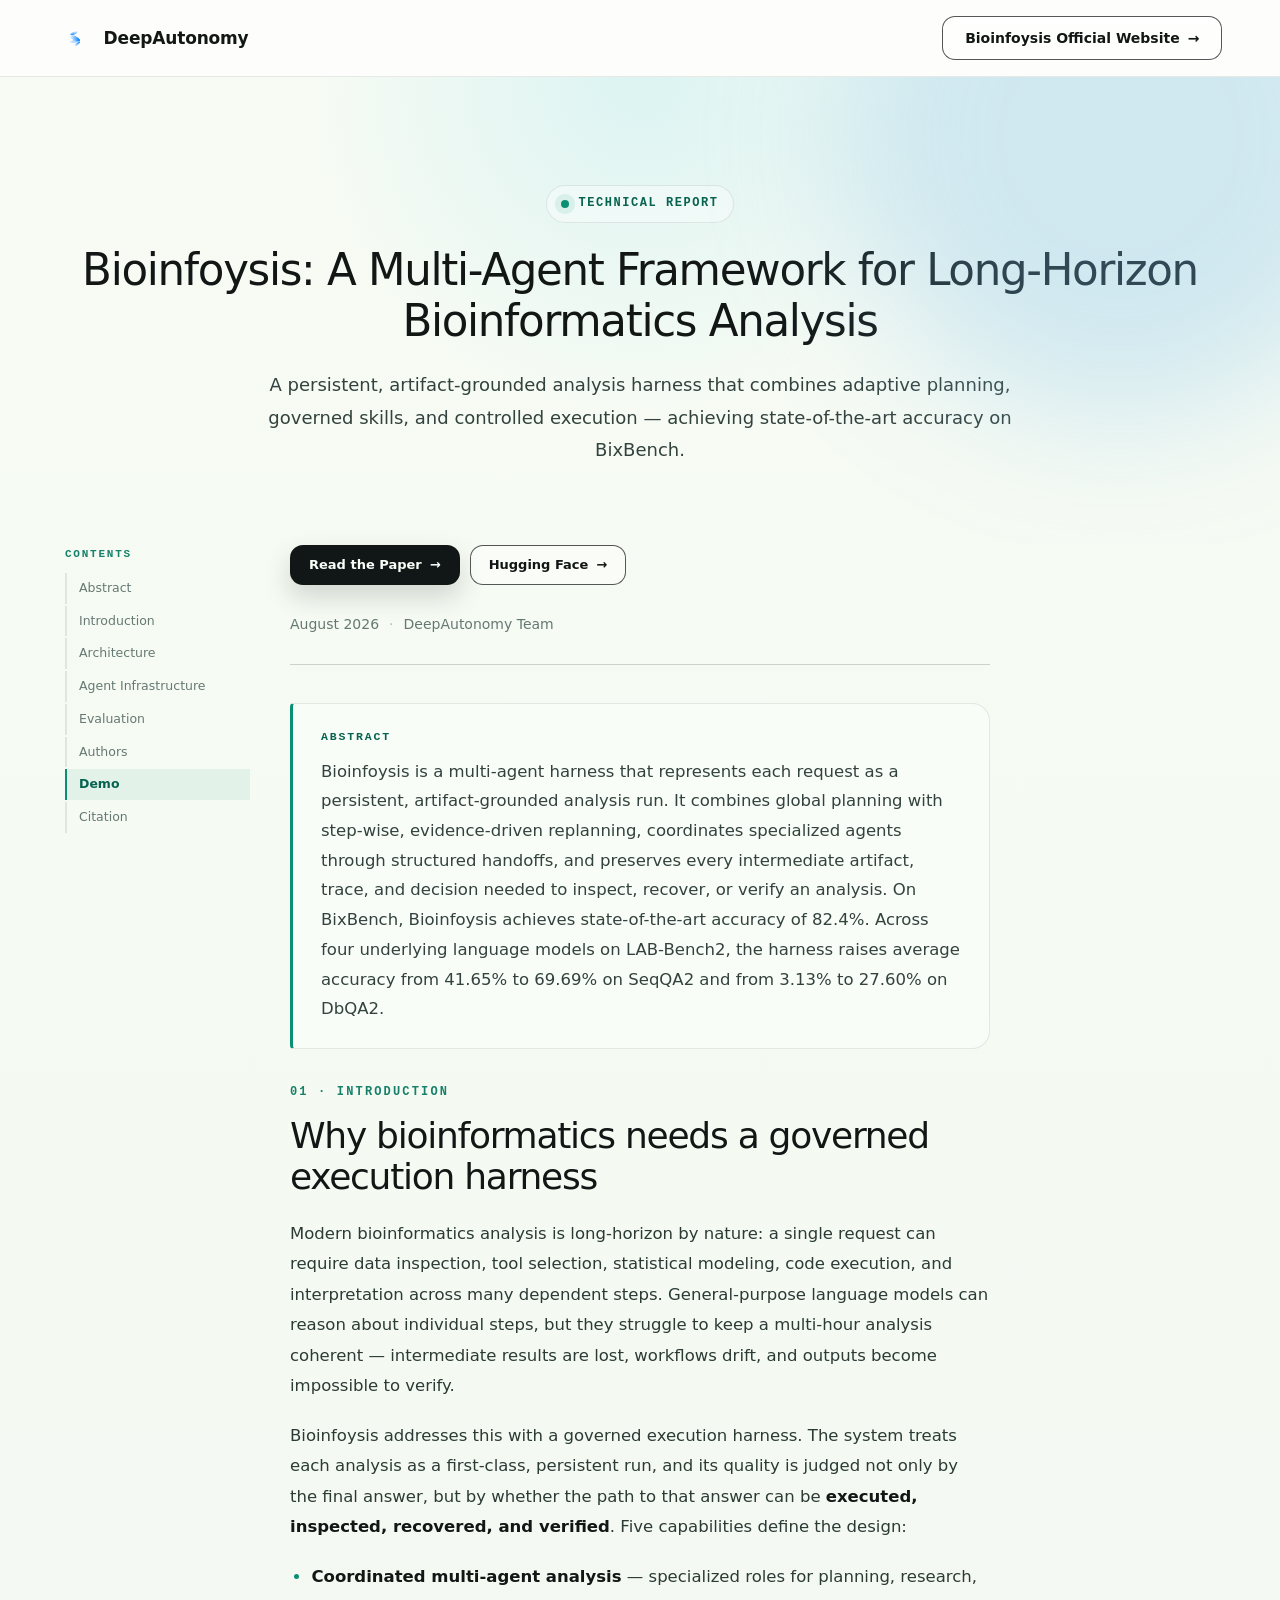
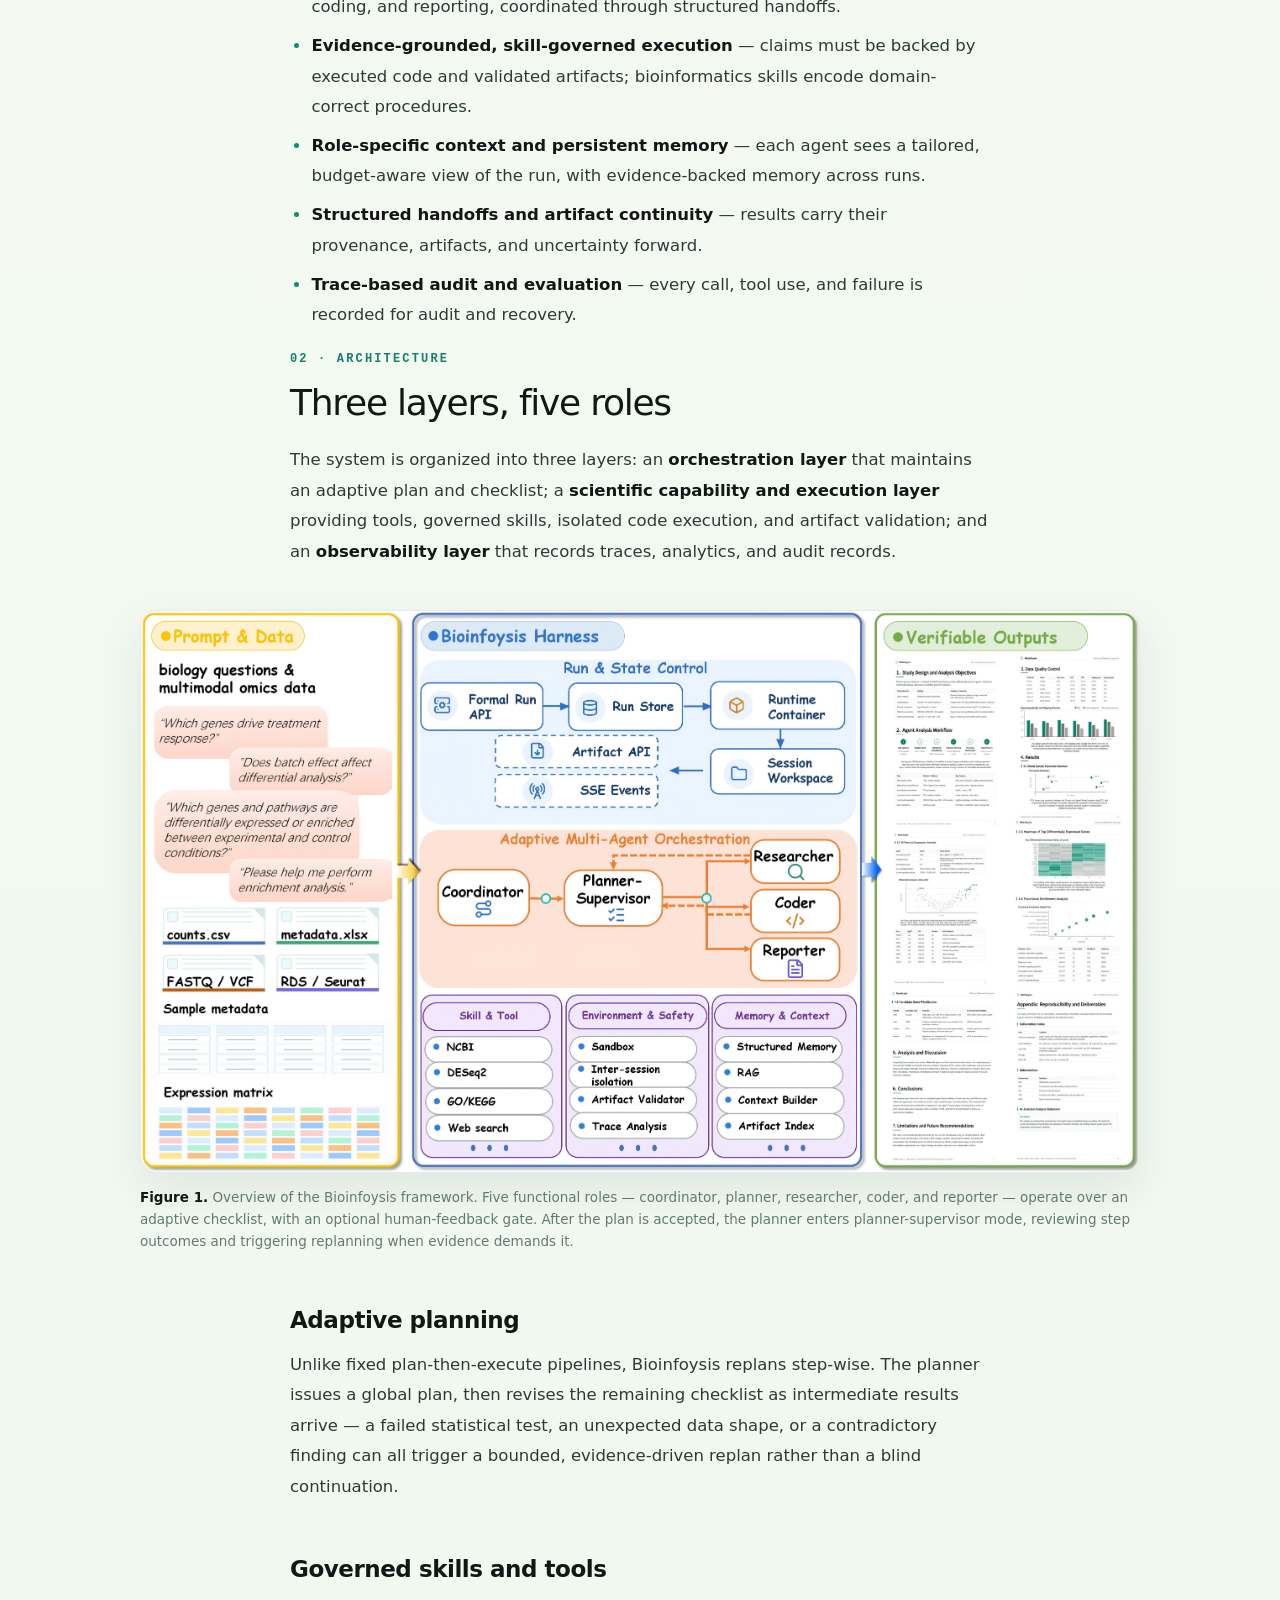
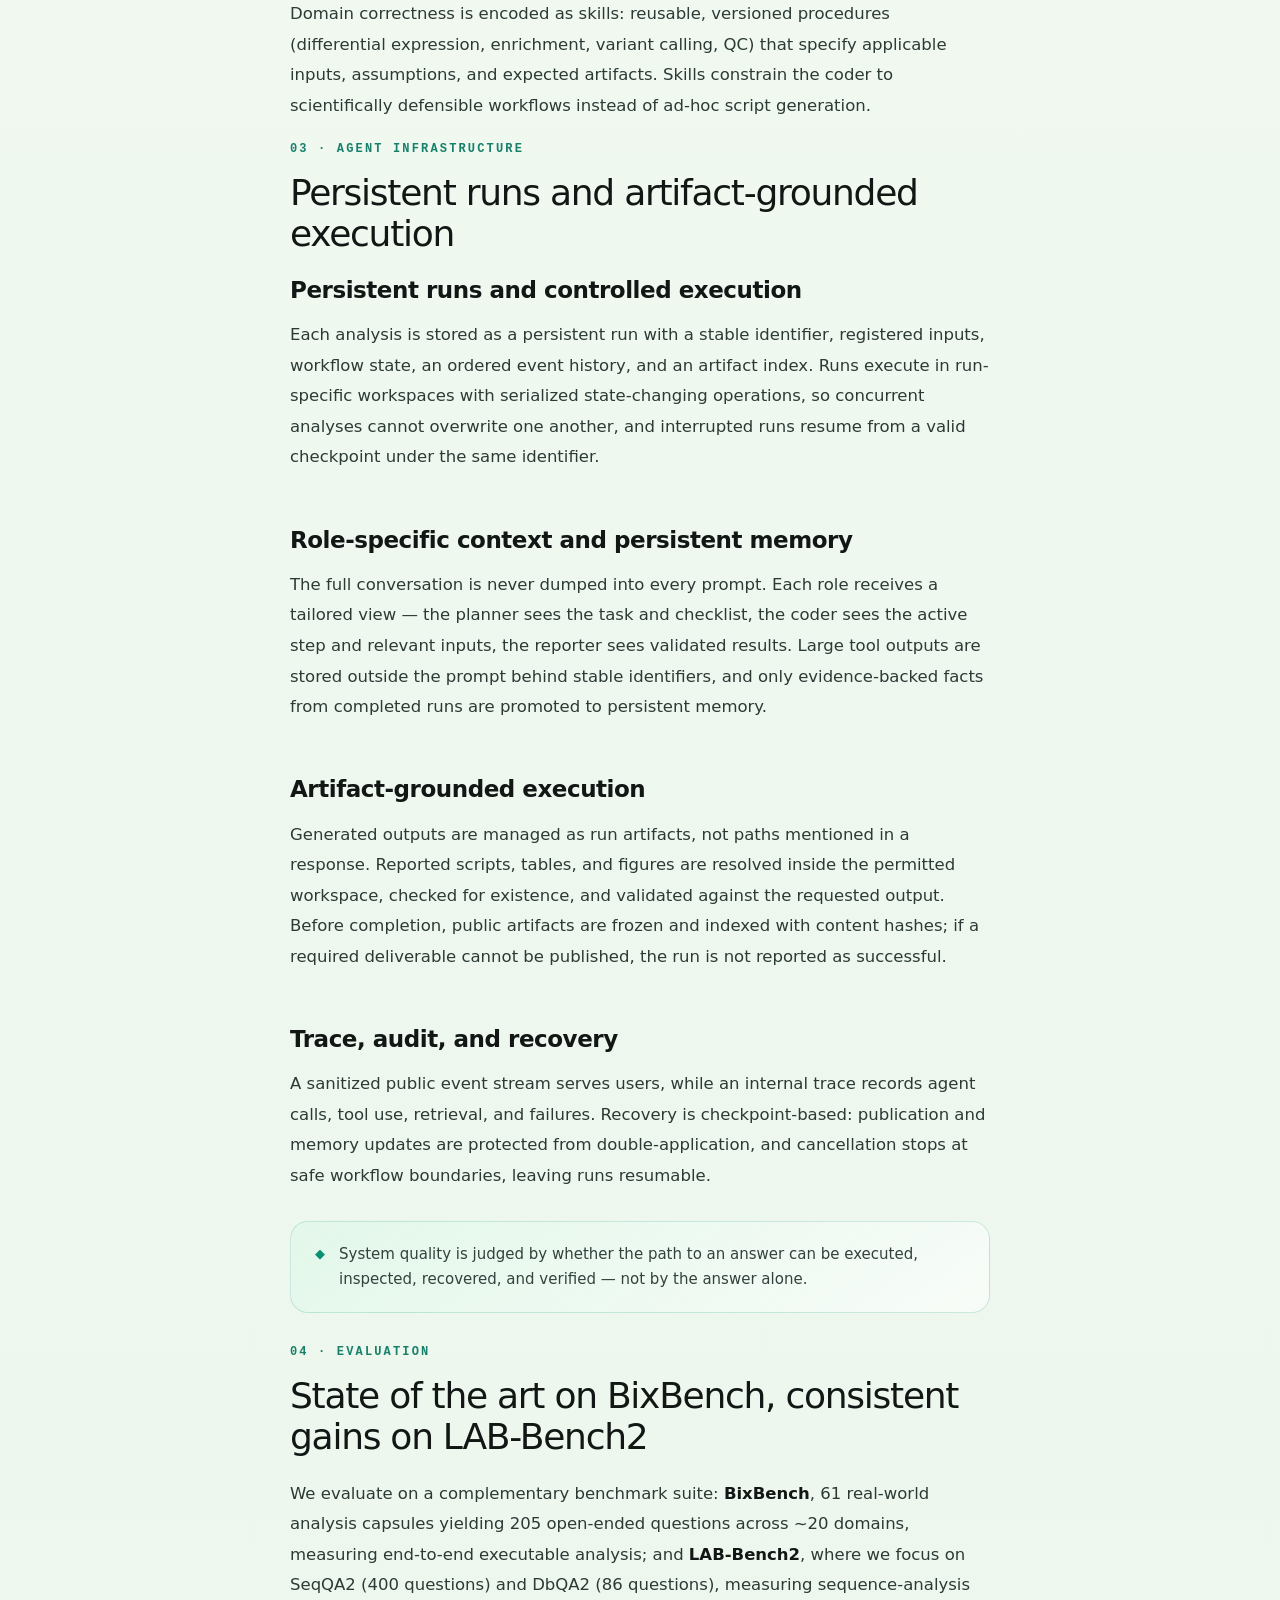
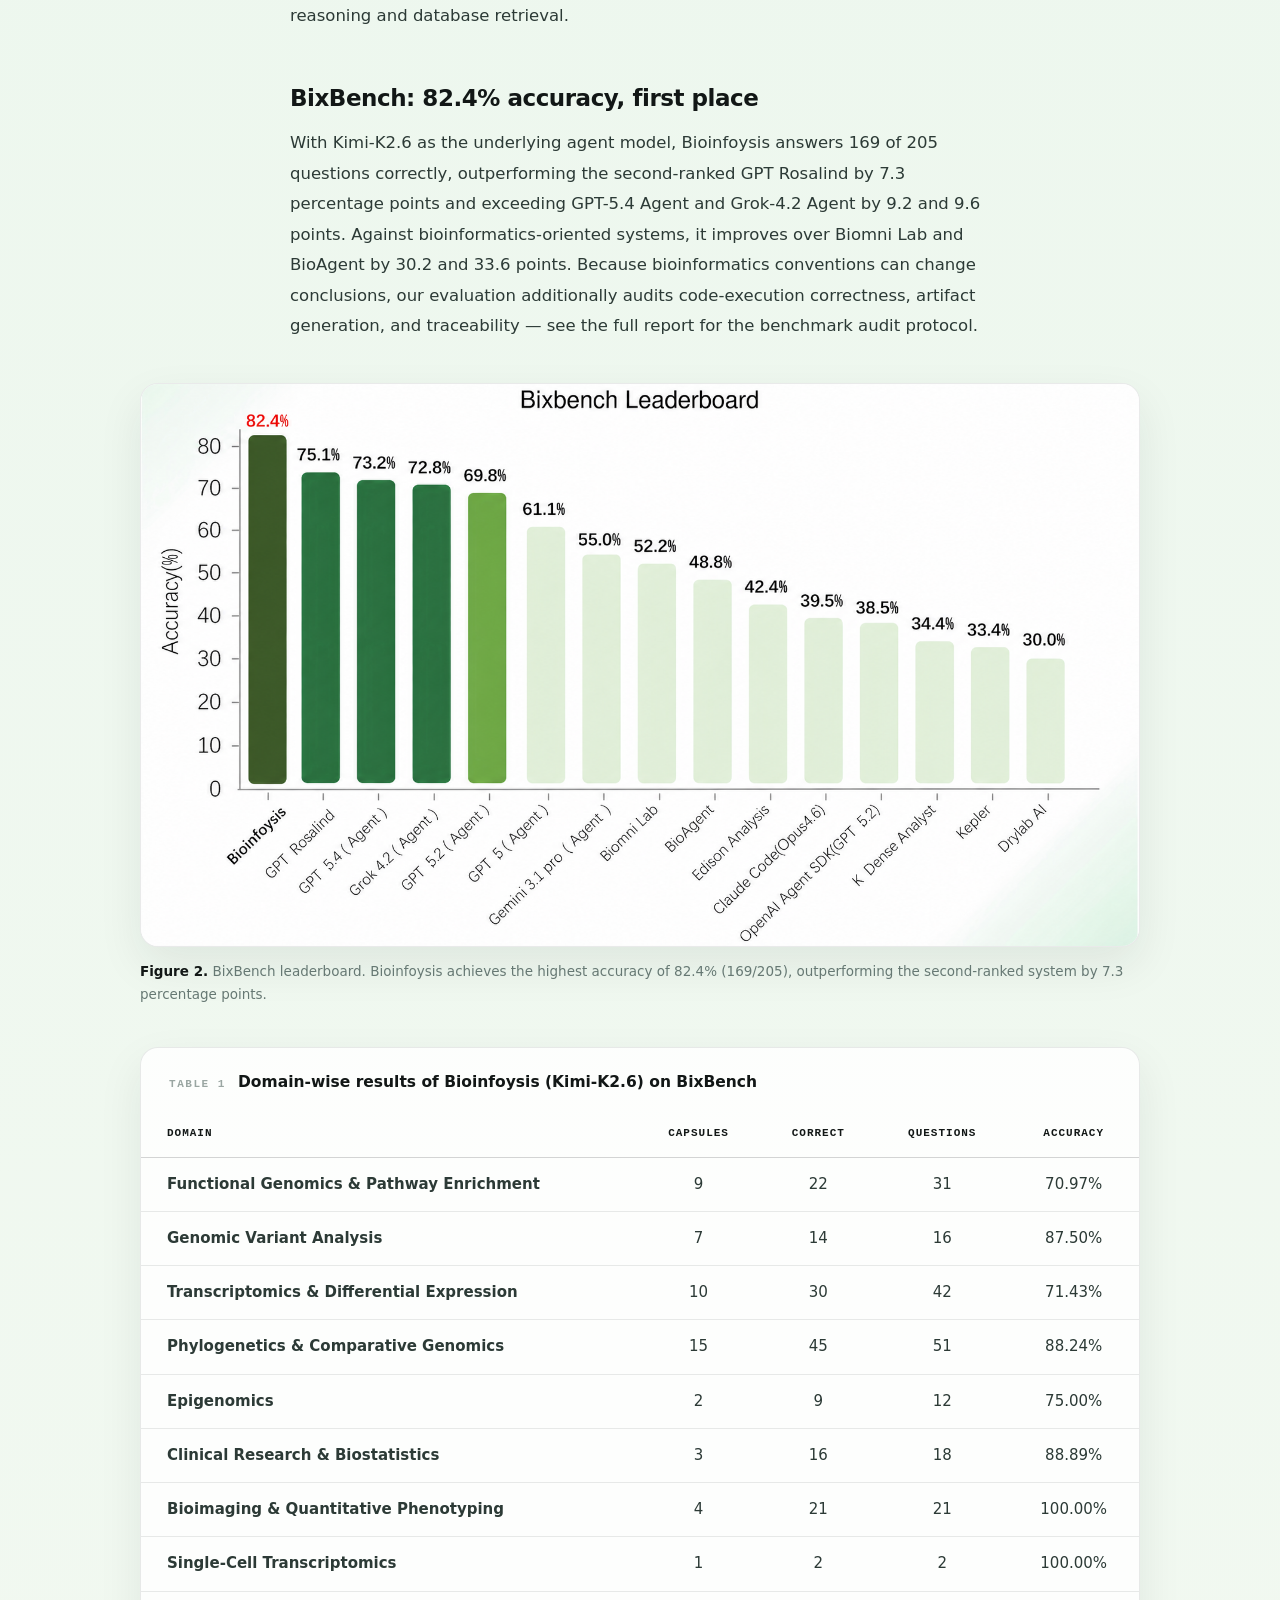
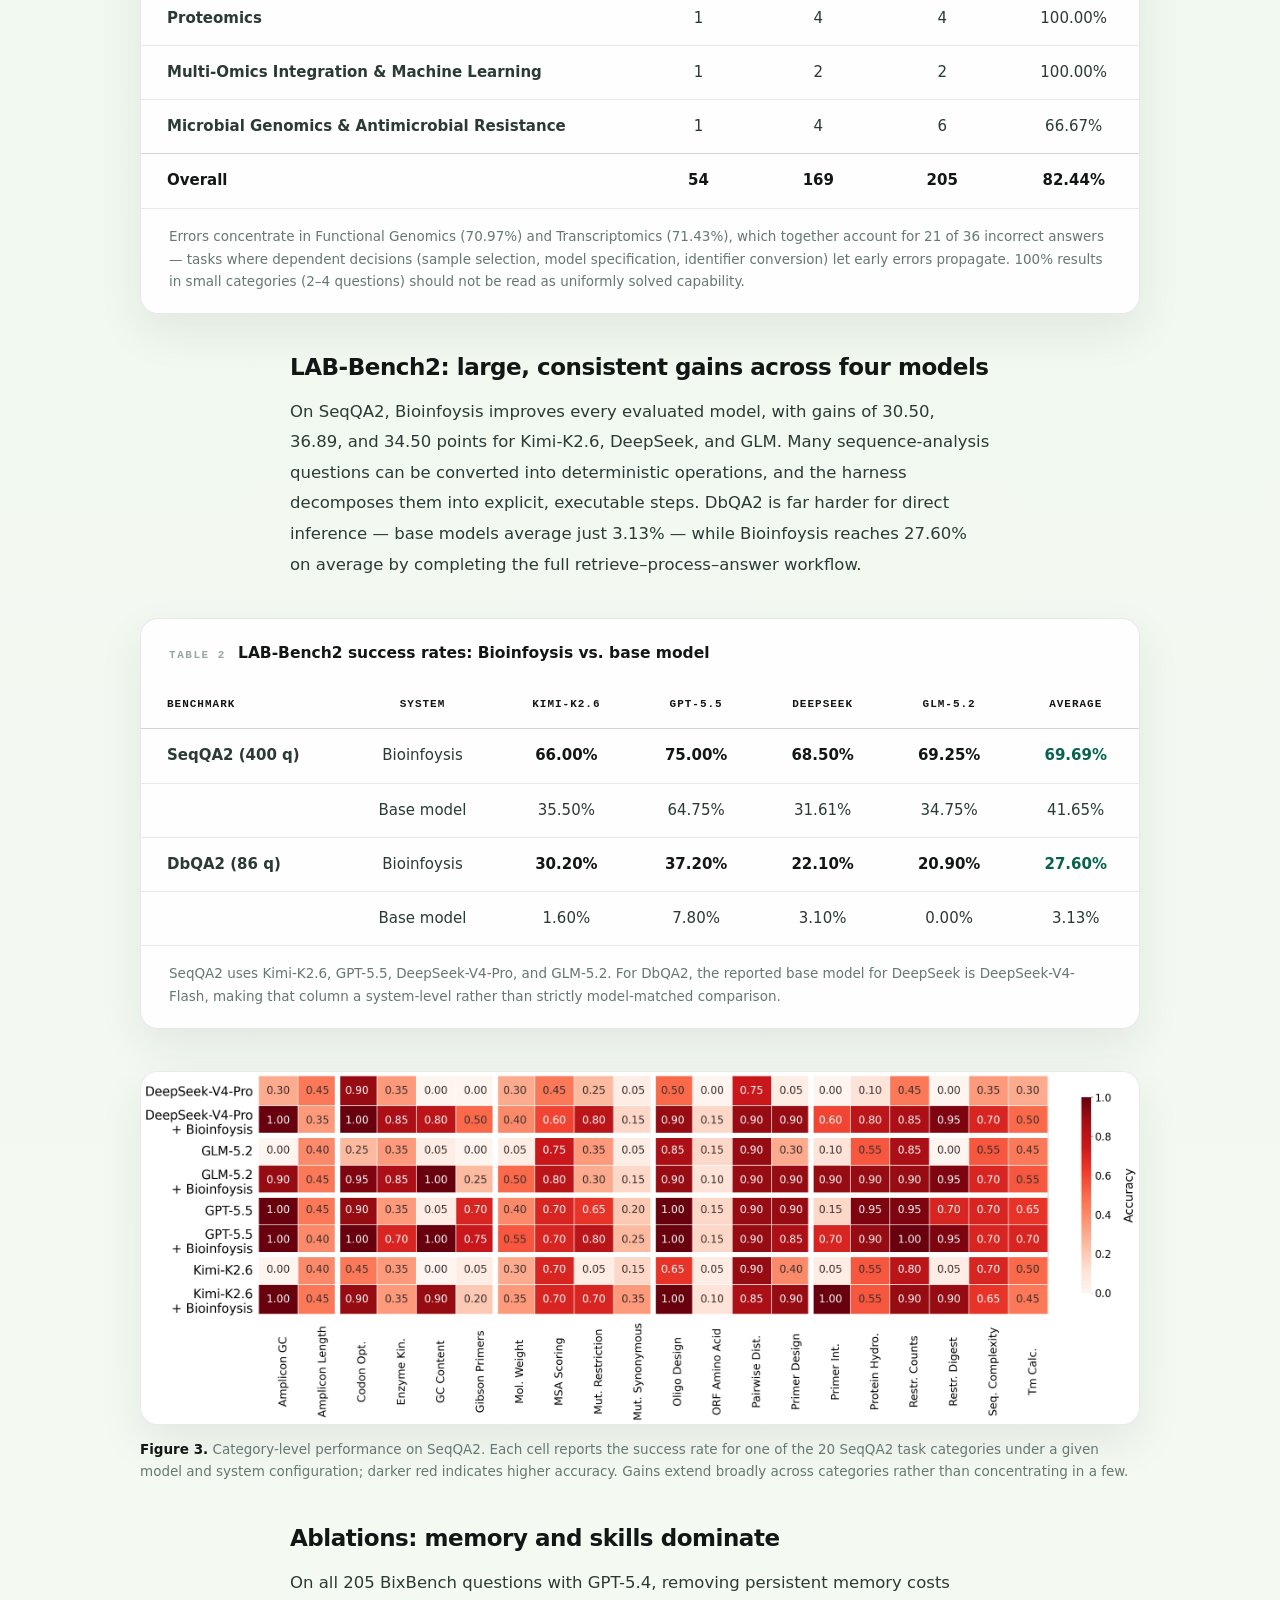
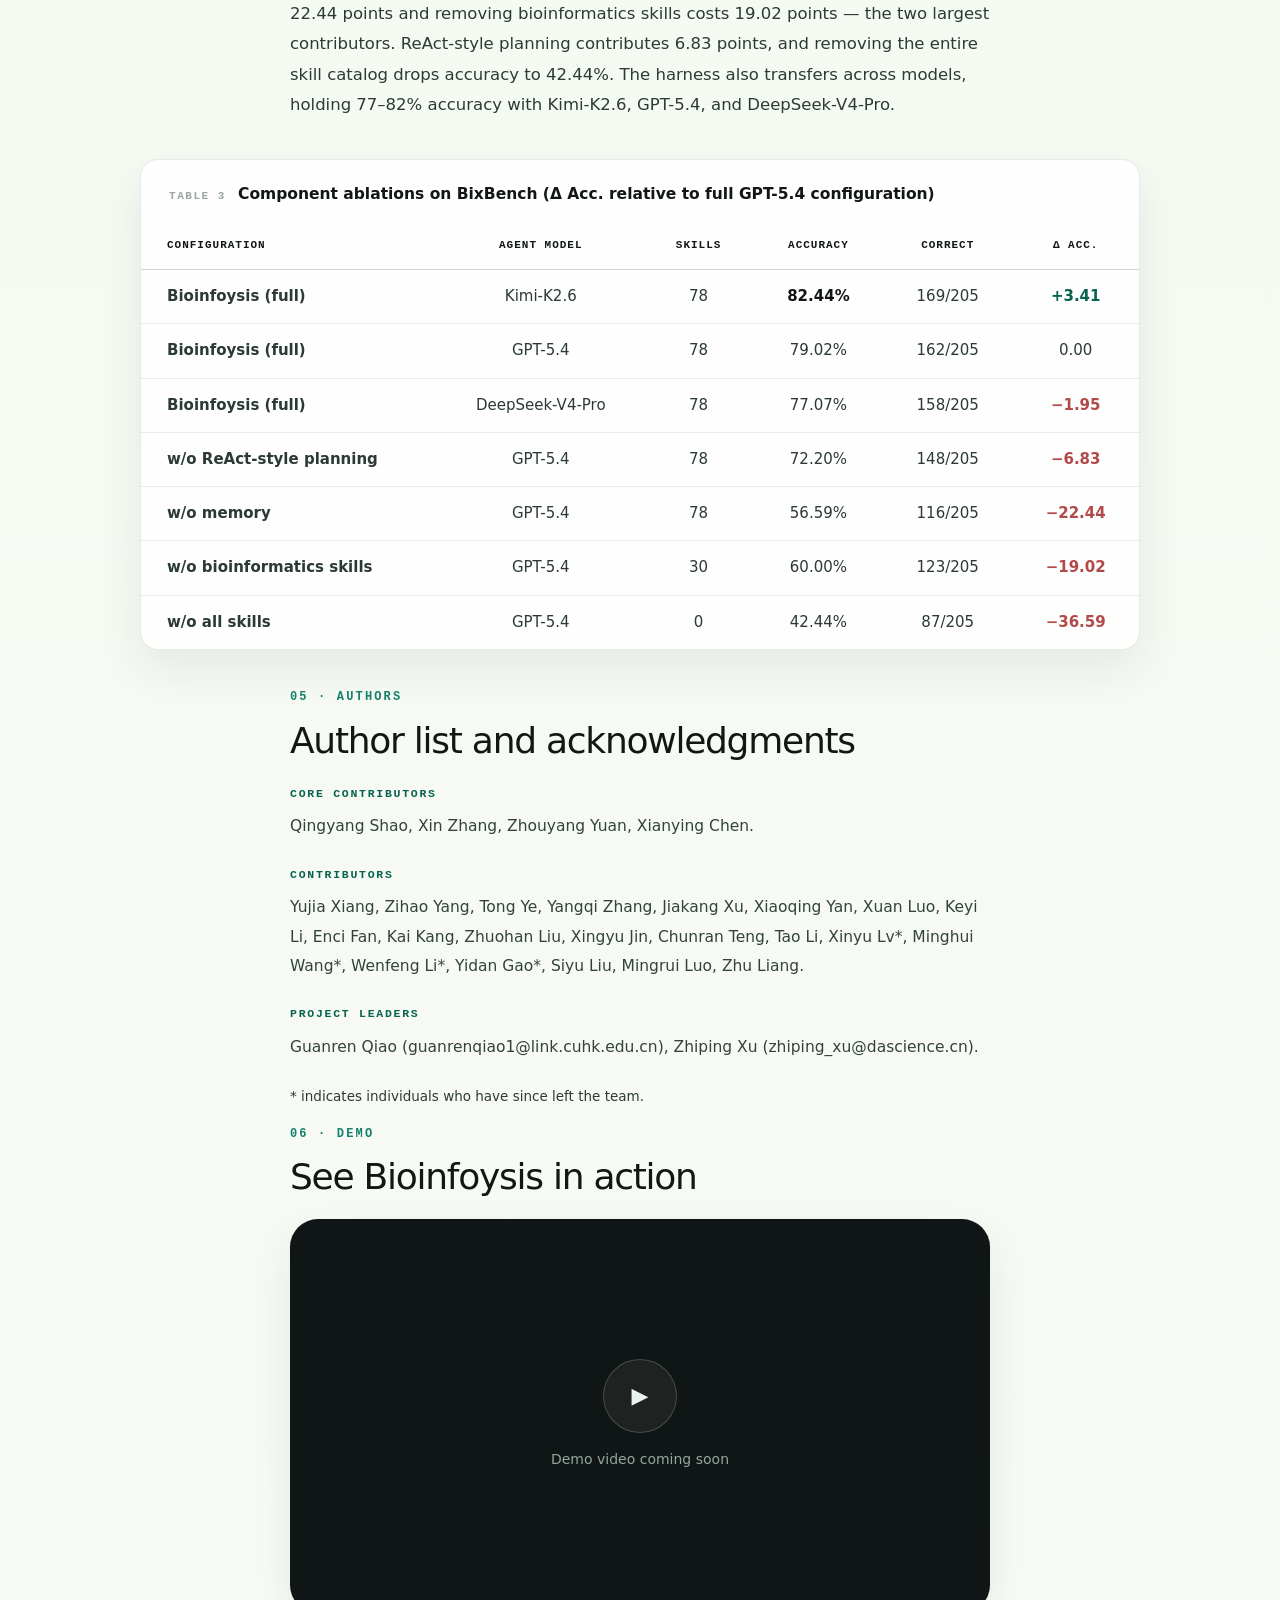
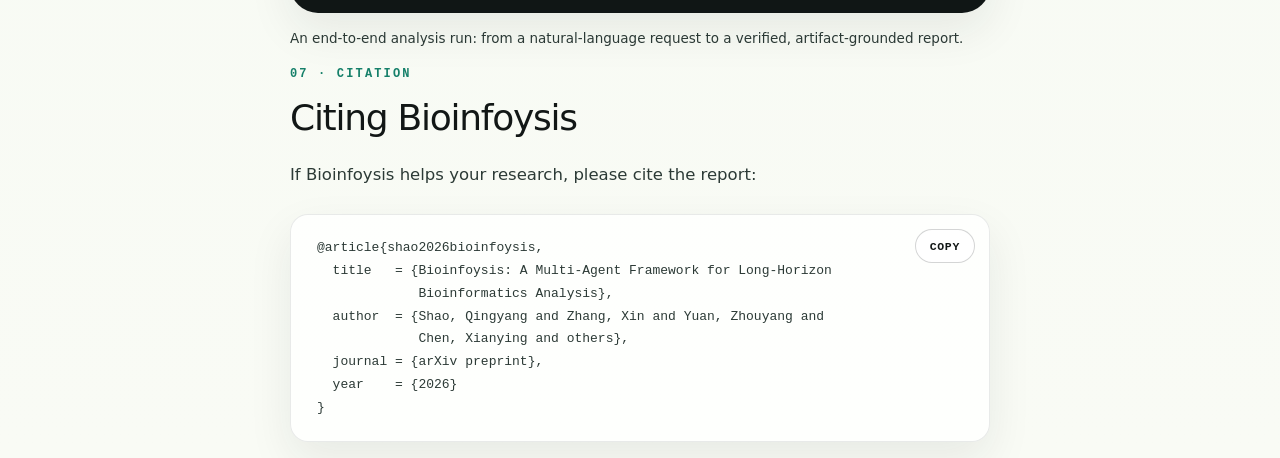
<file: technical-report.html>
<!DOCTYPE html>
<html lang="en">
<head>
<meta charset="UTF-8">
<meta name="viewport" content="width=device-width, initial-scale=1.0">
<title>Bioinfoysis: A Multi-Agent Framework for Long-Horizon Bioinformatics Analysis — DeepAutonomy Technical Report</title>
<meta name="description" content="Technical report introducing Bioinfoysis, a multi-agent framework for long-horizon, artifact-grounded bioinformatics analysis, achieving 82.4% accuracy on BixBench.">
<link rel="icon" type="image/svg+xml" href="assets/img/logo.svg">
<link rel="stylesheet" href="assets/css/style.css?v=20260817-report7">
</head>
<body class="report-page">
<div class="site-shell">

<header class="da-header">
  <div class="da-brand">
    <img src="assets/img/da-logo.png" alt="DeepAutonomy">
    <span>DeepAutonomy</span>
  </div>
  <!-- Update href to the Bioinfoysis official website URL -->
  <a class="btn btn-ghost" href="https://www.bioinfoysis.com/" target="_blank" rel="noopener">Bioinfoysis Official Website <span class="arrow">→</span></a>
</header>

<!-- ============================================================
     REUSABLE TECHNICAL REPORT TEMPLATE
     ------------------------------------------------------------
     Blocks below are designed to be copied for future reports:
       1. 
<!-- Report hero -->
<section class="page-hero">
  <div class="hero-glow g1"></div>
  <div class="container">
    <div class="hero-badge"><span class="dot"></span>Technical Report</div>
    <h1>Bioinfoysis: A Multi-Agent Framework for Long-Horizon Bioinformatics Analysis</h1>
    <p>A persistent, artifact-grounded analysis harness that combines adaptive planning, governed skills, and controlled execution — achieving state-of-the-art accuracy on BixBench.</p>
  </div>
</section>

<article class="report-article">
  <div class="container">
  <nav class="report-toc" aria-label="Table of contents">
    <span class="toc-label">Contents</span>
    <a href="#abstract" class="active">Abstract</a>
    <a href="#introduction">Introduction</a>
    <a href="#architecture">Architecture</a>
    <a href="#infrastructure">Agent Infrastructure</a>
    <a href="#evaluation">Evaluation</a>
    <a href="#authors">Authors</a>
    <a href="#demo">Demo</a>
    <a href="#citation">Citation</a>
  </nav>

    <!-- Metadata & links -->
    <section id="abstract">
      <div class="report-links">
        <!-- Update href to the arXiv abstract page once the report is published -->
        <a class="btn btn-primary" href="#" target="_blank" rel="noopener">Read the Paper <span class="arrow">→</span></a>
        <!-- Update href to the Hugging Face model/dataset page -->
        <a class="btn btn-ghost" href="#" target="_blank" rel="noopener">Hugging Face <span class="arrow">→</span></a>
      </div>
      <div class="report-meta">
        <span>August 2026</span>
        <span class="sep">·</span>
        <span>DeepAutonomy Team</span>
      </div>

      <!-- Abstract -->
      <div class="report-abstract">
        <span class="lab">Abstract</span>
        <p>Bioinfoysis is a multi-agent harness that represents each request as a persistent, artifact-grounded analysis run. It combines global planning with step-wise, evidence-driven replanning, coordinates specialized agents through structured handoffs, and preserves every intermediate artifact, trace, and decision needed to inspect, recover, or verify an analysis. On BixBench, Bioinfoysis achieves state-of-the-art accuracy of 82.4%. Across four underlying language models on LAB-Bench2, the harness raises average accuracy from 41.65% to 69.69% on SeqQA2 and from 3.13% to 27.60% on DbQA2.</p>
      </div>
    </section>

    <!-- 1. Introduction -->
    <section id="introduction">
      <span class="report-kicker">01 · Introduction</span>
      <h2 class="report-h2">Why bioinformatics needs a governed execution harness</h2>
      <div class="report-body">
        <p>Modern bioinformatics analysis is long-horizon by nature: a single request can require data inspection, tool selection, statistical modeling, code execution, and interpretation across many dependent steps. General-purpose language models can reason about individual steps, but they struggle to keep a multi-hour analysis coherent — intermediate results are lost, workflows drift, and outputs become impossible to verify.</p>
        <p>Bioinfoysis addresses this with a governed execution harness. The system treats each analysis as a first-class, persistent run, and its quality is judged not only by the final answer, but by whether the path to that answer can be <strong>executed, inspected, recovered, and verified</strong>. Five capabilities define the design:</p>
        <ul>
          <li><strong>Coordinated multi-agent analysis</strong> — specialized roles for planning, research, coding, and reporting, coordinated through structured handoffs.</li>
          <li><strong>Evidence-grounded, skill-governed execution</strong> — claims must be backed by executed code and validated artifacts; bioinformatics skills encode domain-correct procedures.</li>
          <li><strong>Role-specific context and persistent memory</strong> — each agent sees a tailored, budget-aware view of the run, with evidence-backed memory across runs.</li>
          <li><strong>Structured handoffs and artifact continuity</strong> — results carry their provenance, artifacts, and uncertainty forward.</li>
          <li><strong>Trace-based audit and evaluation</strong> — every call, tool use, and failure is recorded for audit and recovery.</li>
        </ul>
      </div>
    </section>

    <!-- 2. Architecture -->
    <section id="architecture">
      <span class="report-kicker">02 · Architecture</span>
      <h2 class="report-h2">Three layers, five roles</h2>
      <div class="report-body">
        <p>The system is organized into three layers: an <strong>orchestration layer</strong> that maintains an adaptive plan and checklist; a <strong>scientific capability and execution layer</strong> providing tools, governed skills, isolated code execution, and artifact validation; and an <strong>observability layer</strong> that records traces, analytics, and audit records.</p>
        <figure class="report-figure">
          <img src="assets/img/report/framework.jpg" alt="Bioinfoysis multi-agent architecture: orchestration, capability and execution, and observability layers">
          <figcaption><b>Figure 1.</b> Overview of the Bioinfoysis framework. Five functional roles — coordinator, planner, researcher, coder, and reporter — operate over an adaptive checklist, with an optional human-feedback gate. After the plan is accepted, the planner enters planner-supervisor mode, reviewing step outcomes and triggering replanning when evidence demands it.</figcaption>
        </figure>
        <h3>Adaptive planning</h3>
        <p>Unlike fixed plan-then-execute pipelines, Bioinfoysis replans step-wise. The planner issues a global plan, then revises the remaining checklist as intermediate results arrive — a failed statistical test, an unexpected data shape, or a contradictory finding can all trigger a bounded, evidence-driven replan rather than a blind continuation.</p>
        <h3>Governed skills and tools</h3>
        <p>Domain correctness is encoded as skills: reusable, versioned procedures (differential expression, enrichment, variant calling, QC) that specify applicable inputs, assumptions, and expected artifacts. Skills constrain the coder to scientifically defensible workflows instead of ad-hoc script generation.</p>
      </div>
    </section>

    <!-- 3. Agent Infrastructure -->
    <section id="infrastructure">
      <span class="report-kicker">03 · Agent Infrastructure</span>
      <h2 class="report-h2">Persistent runs and artifact-grounded execution</h2>
      <div class="report-body">
        <h3>Persistent runs and controlled execution</h3>
        <p>Each analysis is stored as a persistent run with a stable identifier, registered inputs, workflow state, an ordered event history, and an artifact index. Runs execute in run-specific workspaces with serialized state-changing operations, so concurrent analyses cannot overwrite one another, and interrupted runs resume from a valid checkpoint under the same identifier.</p>
        <h3>Role-specific context and persistent memory</h3>
        <p>The full conversation is never dumped into every prompt. Each role receives a tailored view — the planner sees the task and checklist, the coder sees the active step and relevant inputs, the reporter sees validated results. Large tool outputs are stored outside the prompt behind stable identifiers, and only evidence-backed facts from completed runs are promoted to persistent memory.</p>
        <h3>Artifact-grounded execution</h3>
        <p>Generated outputs are managed as run artifacts, not paths mentioned in a response. Reported scripts, tables, and figures are resolved inside the permitted workspace, checked for existence, and validated against the requested output. Before completion, public artifacts are frozen and indexed with content hashes; if a required deliverable cannot be published, the run is not reported as successful.</p>
        <h3>Trace, audit, and recovery</h3>
        <p>A sanitized public event stream serves users, while an internal trace records agent calls, tool use, retrieval, and failures. Recovery is checkpoint-based: publication and memory updates are protected from double-application, and cancellation stops at safe workflow boundaries, leaving runs resumable.</p>
      </div>
      <div class="report-callout">
        <span>System quality is judged by whether the path to an answer can be executed, inspected, recovered, and verified — not by the answer alone.</span>
      </div>
    </section>

    <!-- 4. Evaluation -->
    <section id="evaluation">
      <span class="report-kicker">04 · Evaluation</span>
      <h2 class="report-h2">State of the art on BixBench, consistent gains on LAB-Bench2</h2>
      <div class="report-body">
        <p>We evaluate on a complementary benchmark suite: <strong>BixBench</strong>, 61 real-world analysis capsules yielding 205 open-ended questions across ~20 domains, measuring end-to-end executable analysis; and <strong>LAB-Bench2</strong>, where we focus on SeqQA2 (400 questions) and DbQA2 (86 questions), measuring sequence-analysis reasoning and database retrieval.</p>

        <h3>BixBench: 82.4% accuracy, first place</h3>
        <p>With Kimi-K2.6 as the underlying agent model, Bioinfoysis answers 169 of 205 questions correctly, outperforming the second-ranked GPT Rosalind by 7.3 percentage points and exceeding GPT-5.4 Agent and Grok-4.2 Agent by 9.2 and 9.6 points. Against bioinformatics-oriented systems, it improves over Biomni Lab and BioAgent by 30.2 and 33.6 points. Because bioinformatics conventions can change conclusions, our evaluation additionally audits code-execution correctness, artifact generation, and traceability — see the full report for the benchmark audit protocol.</p>
      </div>

      <figure class="report-figure">
        <img src="assets/img/report/bixbench.jpg" alt="BixBench leaderboard comparing Bioinfoysis with general-purpose and bioinformatics agent systems">
        <figcaption><b>Figure 2.</b> BixBench leaderboard. Bioinfoysis achieves the highest accuracy of 82.4% (169/205), outperforming the second-ranked system by 7.3 percentage points.</figcaption>
      </figure>

      <div class="report-table-wrap">
        <table class="report-table">
          <caption><span class="no">Table 1</span>Domain-wise results of Bioinfoysis (Kimi-K2.6) on BixBench</caption>
          <thead>
            <tr><th>Domain</th><th class="t-num">Capsules</th><th class="t-num">Correct</th><th class="t-num">Questions</th><th class="t-num">Accuracy</th></tr>
          </thead>
          <tbody>
            <tr><td>Functional Genomics &amp; Pathway Enrichment</td><td class="t-num">9</td><td class="t-num">22</td><td class="t-num">31</td><td class="t-num">70.97%</td></tr>
            <tr><td>Genomic Variant Analysis</td><td class="t-num">7</td><td class="t-num">14</td><td class="t-num">16</td><td class="t-num">87.50%</td></tr>
            <tr><td>Transcriptomics &amp; Differential Expression</td><td class="t-num">10</td><td class="t-num">30</td><td class="t-num">42</td><td class="t-num">71.43%</td></tr>
            <tr><td>Phylogenetics &amp; Comparative Genomics</td><td class="t-num">15</td><td class="t-num">45</td><td class="t-num">51</td><td class="t-num">88.24%</td></tr>
            <tr><td>Epigenomics</td><td class="t-num">2</td><td class="t-num">9</td><td class="t-num">12</td><td class="t-num">75.00%</td></tr>
            <tr><td>Clinical Research &amp; Biostatistics</td><td class="t-num">3</td><td class="t-num">16</td><td class="t-num">18</td><td class="t-num">88.89%</td></tr>
            <tr><td>Bioimaging &amp; Quantitative Phenotyping</td><td class="t-num">4</td><td class="t-num">21</td><td class="t-num">21</td><td class="t-num">100.00%</td></tr>
            <tr><td>Single-Cell Transcriptomics</td><td class="t-num">1</td><td class="t-num">2</td><td class="t-num">2</td><td class="t-num">100.00%</td></tr>
            <tr><td>Proteomics</td><td class="t-num">1</td><td class="t-num">4</td><td class="t-num">4</td><td class="t-num">100.00%</td></tr>
            <tr><td>Multi-Omics Integration &amp; Machine Learning</td><td class="t-num">1</td><td class="t-num">2</td><td class="t-num">2</td><td class="t-num">100.00%</td></tr>
            <tr><td>Microbial Genomics &amp; Antimicrobial Resistance</td><td class="t-num">1</td><td class="t-num">4</td><td class="t-num">6</td><td class="t-num">66.67%</td></tr>
            <tr class="total"><td>Overall</td><td class="t-num">54</td><td class="t-num">169</td><td class="t-num">205</td><td class="t-num">82.44%</td></tr>
          </tbody>
        </table>
        <div class="report-table-note">Errors concentrate in Functional Genomics (70.97%) and Transcriptomics (71.43%), which together account for 21 of 36 incorrect answers — tasks where dependent decisions (sample selection, model specification, identifier conversion) let early errors propagate. 100% results in small categories (2–4 questions) should not be read as uniformly solved capability.</div>
      </div>

      <div class="report-body">
        <h3>LAB-Bench2: large, consistent gains across four models</h3>
        <p>On SeqQA2, Bioinfoysis improves every evaluated model, with gains of 30.50, 36.89, and 34.50 points for Kimi-K2.6, DeepSeek, and GLM. Many sequence-analysis questions can be converted into deterministic operations, and the harness decomposes them into explicit, executable steps. DbQA2 is far harder for direct inference — base models average just 3.13% — while Bioinfoysis reaches 27.60% on average by completing the full retrieve–process–answer workflow.</p>
      </div>

      <div class="report-table-wrap">
        <table class="report-table">
          <caption><span class="no">Table 2</span>LAB-Bench2 success rates: Bioinfoysis vs. base model</caption>
          <thead>
            <tr><th>Benchmark</th><th>System</th><th class="t-num">Kimi-K2.6</th><th class="t-num">GPT-5.5</th><th class="t-num">DeepSeek</th><th class="t-num">GLM-5.2</th><th class="t-num">Average</th></tr>
          </thead>
          <tbody>
            <tr><td>SeqQA2 (400 q)</td><td>Bioinfoysis</td><td class="t-num"><b>66.00%</b></td><td class="t-num"><b>75.00%</b></td><td class="t-num"><b>68.50%</b></td><td class="t-num"><b>69.25%</b></td><td class="t-num"><span class="up">69.69%</span></td></tr>
            <tr><td></td><td>Base model</td><td class="t-num">35.50%</td><td class="t-num">64.75%</td><td class="t-num">31.61%</td><td class="t-num">34.75%</td><td class="t-num">41.65%</td></tr>
            <tr><td>DbQA2 (86 q)</td><td>Bioinfoysis</td><td class="t-num"><b>30.20%</b></td><td class="t-num"><b>37.20%</b></td><td class="t-num"><b>22.10%</b></td><td class="t-num"><b>20.90%</b></td><td class="t-num"><span class="up">27.60%</span></td></tr>
            <tr><td></td><td>Base model</td><td class="t-num">1.60%</td><td class="t-num">7.80%</td><td class="t-num">3.10%</td><td class="t-num">0.00%</td><td class="t-num">3.13%</td></tr>
          </tbody>
        </table>
        <div class="report-table-note">SeqQA2 uses Kimi-K2.6, GPT-5.5, DeepSeek-V4-Pro, and GLM-5.2. For DbQA2, the reported base model for DeepSeek is DeepSeek-V4-Flash, making that column a system-level rather than strictly model-matched comparison.</div>
      </div>

      <figure class="report-figure">
        <img src="assets/img/report/labbench2_seqqa2_task_heatmap_updated.jpg" alt="Category-level heatmap of SeqQA2 success rates across models and systems">
        <figcaption><b>Figure 3.</b> Category-level performance on SeqQA2. Each cell reports the success rate for one of the 20 SeqQA2 task categories under a given model and system configuration; darker red indicates higher accuracy. Gains extend broadly across categories rather than concentrating in a few.</figcaption>
      </figure>

      <div class="report-body">
        <h3>Ablations: memory and skills dominate</h3>
        <p>On all 205 BixBench questions with GPT-5.4, removing persistent memory costs 22.44 points and removing bioinformatics skills costs 19.02 points — the two largest contributors. ReAct-style planning contributes 6.83 points, and removing the entire skill catalog drops accuracy to 42.44%. The harness also transfers across models, holding 77–82% accuracy with Kimi-K2.6, GPT-5.4, and DeepSeek-V4-Pro.</p>
      </div>

      <div class="report-table-wrap">
        <table class="report-table">
          <caption><span class="no">Table 3</span>Component ablations on BixBench (Δ Acc. relative to full GPT-5.4 configuration)</caption>
          <thead>
            <tr><th>Configuration</th><th>Agent model</th><th class="t-num">Skills</th><th class="t-num">Accuracy</th><th class="t-num">Correct</th><th class="t-num">Δ Acc.</th></tr>
          </thead>
          <tbody>
            <tr><td>Bioinfoysis (full)</td><td>Kimi-K2.6</td><td class="t-num">78</td><td class="t-num"><b>82.44%</b></td><td class="t-num">169/205</td><td class="t-num"><span class="up">+3.41</span></td></tr>
            <tr><td>Bioinfoysis (full)</td><td>GPT-5.4</td><td class="t-num">78</td><td class="t-num">79.02%</td><td class="t-num">162/205</td><td class="t-num">0.00</td></tr>
            <tr><td>Bioinfoysis (full)</td><td>DeepSeek-V4-Pro</td><td class="t-num">78</td><td class="t-num">77.07%</td><td class="t-num">158/205</td><td class="t-num"><span class="down">−1.95</span></td></tr>
            <tr><td>w/o ReAct-style planning</td><td>GPT-5.4</td><td class="t-num">78</td><td class="t-num">72.20%</td><td class="t-num">148/205</td><td class="t-num"><span class="down">−6.83</span></td></tr>
            <tr><td>w/o memory</td><td>GPT-5.4</td><td class="t-num">78</td><td class="t-num">56.59%</td><td class="t-num">116/205</td><td class="t-num"><span class="down">−22.44</span></td></tr>
            <tr><td>w/o bioinformatics skills</td><td>GPT-5.4</td><td class="t-num">30</td><td class="t-num">60.00%</td><td class="t-num">123/205</td><td class="t-num"><span class="down">−19.02</span></td></tr>
            <tr><td>w/o all skills</td><td>GPT-5.4</td><td class="t-num">0</td><td class="t-num">42.44%</td><td class="t-num">87/205</td><td class="t-num"><span class="down">−36.59</span></td></tr>
          </tbody>
        </table>
      </div>
    </section>


    <!-- 5. Authors -->
    <section id="authors">
      <span class="report-kicker">05 · Authors</span>
      <h2 class="report-h2">Author list and acknowledgments</h2>
      <div class="report-body">
        <div class="authors-block">
          <span class="lab">Core Contributors</span>
          <p>Qingyang Shao, Xin Zhang, Zhouyang Yuan, Xianying Chen.</p>
        </div>
        <div class="authors-block">
          <span class="lab">Contributors</span>
          <p>Yujia Xiang, Zihao Yang, Tong Ye, Yangqi Zhang, Jiakang Xu, Xiaoqing Yan, Xuan Luo, Keyi Li, Enci Fan, Kai Kang, Zhuohan Liu, Xingyu Jin, Chunran Teng, Tao Li, Xinyu Lv*, Minghui Wang*, Wenfeng Li*, Yidan Gao*, Siyu Liu, Mingrui Luo, Zhu Liang.</p>
        </div>
        <div class="authors-block">
          <span class="lab">Project Leaders</span>
          <p>Guanren Qiao (guanrenqiao1@link.cuhk.edu.cn), Zhiping Xu (zhiping_xu@dascience.cn).</p>
        </div>
        <p class="authors-note">* indicates individuals who have since left the team.</p>
      </div>
    </section>

    <!-- 6. Demo video -->
    <section id="demo">
      <span class="report-kicker">06 · Demo</span>
      <h2 class="report-h2">See Bioinfoysis in action</h2>
      <div class="report-body">
        <div class="report-video">
          <!-- Replace the placeholder with the real video once ready:
               <video controls preload="metadata" src="assets/video/demo.mp4"></video> -->
          <div class="report-video-placeholder">
            <div class="video-play">▶</div>
            <span>Demo video coming soon</span>
          </div>
        </div>
        <p class="report-video-caption">An end-to-end analysis run: from a natural-language request to a verified, artifact-grounded report.</p>
      </div>
    </section>

    <!-- 7. Citation -->
    <section id="citation">
      <span class="report-kicker">07 · Citation</span>
      <h2 class="report-h2">Citing Bioinfoysis</h2>
      <div class="report-body">
        <p>If Bioinfoysis helps your research, please cite the report:</p>
        <div class="report-bibtex">
          <button type="button" class="copy-btn" onclick="navigator.clipboard.writeText(this.nextElementSibling.innerText).then(function(b){b.innerText='COPIED';setTimeout(function(){b.innerText='COPY'},1500)}.bind(this))">COPY</button>
          <pre>@article{shao2026bioinfoysis,
  title   = {Bioinfoysis: A Multi-Agent Framework for Long-Horizon
             Bioinformatics Analysis},
  author  = {Shao, Qingyang and Zhang, Xin and Yuan, Zhouyang and
             Chen, Xianying and others},
  journal = {arXiv preprint},
  year    = {2026}
}</pre>
        </div>
      </div>
    </section>


  </div>
</article>


</div>
<script>
(function () {
  var toc = document.querySelector('.report-toc');
  if (!toc) return;
  var links = Array.prototype.slice.call(toc.querySelectorAll('a[href^="#"]'));
  var sections = links
    .map(function (a) { return document.getElementById(a.getAttribute('href').slice(1)); })
    .filter(Boolean);
  var current = null;
  function setActive(id) {
    if (current === id) return;
    current = id;
    links.forEach(function (a) {
      a.classList.toggle('active', a.getAttribute('href') === '#' + id);
    });
  }
  var io = new IntersectionObserver(function (entries) {
    entries.forEach(function (e) { if (e.isIntersecting) setActive(e.target.id); });
  }, { rootMargin: '-15% 0px -75% 0px' });
  sections.forEach(function (sec) { io.observe(sec); });

  var dodgeTargets = Array.prototype.slice.call(
    document.querySelectorAll('.report-figure, .report-table-wrap')
  );
  var shifted = false;
  function checkShift() {
    var top = 96;
    var bottom = top + toc.offsetHeight;
    var hit = false;
    for (var i = 0; i < dodgeTargets.length; i++) {
      var r = dodgeTargets[i].getBoundingClientRect();
      if (r.bottom > top && r.top < bottom) { hit = true; break; }
    }
    if (hit !== shifted) {
      shifted = hit;
      toc.classList.toggle('is-shifted', hit);
    }
  }
  window.addEventListener('scroll', checkShift, { passive: true });
  window.addEventListener('resize', checkShift);
  checkShift();
})();
</script>
<script src="assets/js/main.js?v=20260817-report7"></script>
</body>
</html>
</file>
<file: assets/css/style.css>
/* ============ Bioinfoysis 官网 · Isomorphic-inspired light visual system ============ */
:root {
  --bg: #f4f8f3;
  --bg-2: #edf7ee;
  --surface: rgba(250, 253, 248, 0.86);
  --surface-solid: #fbfdf8;
  --surface-mint: rgba(226, 247, 232, 0.72);
  --ink: #121716;
  --ink-2: #33423e;
  --ink-3: #667873;
  --line: rgba(18, 23, 22, 0.18);
  --line-soft: rgba(18, 23, 22, 0.09);
  --line-strong: rgba(18, 23, 22, 0.72);
  --green: #0a8f73;
  --green-deep: #07624f;
  --green-text: #16806a;
  --mint: #dff7e8;
  --aqua: #a8e6ef;
  --blue: #79bde7;
  --violet: #b99ae9;
  --amber: #e59a55;
  --ok: #12936f;
  --warn: #bd7a22;
  --error: #b24a4a;
  --radius: 18px;
  --radius-lg: 28px;
  --shadow: 0 18px 45px rgba(28, 42, 38, 0.08);
  --shadow-lg: 0 34px 90px rgba(38, 58, 52, 0.13);
  --ease: cubic-bezier(0.22, 1, 0.36, 1);
  --font: Inter, "HarmonyOS Sans SC", "PingFang SC", "Noto Sans SC", "Microsoft YaHei",
    system-ui, -apple-system, "Segoe UI", sans-serif;
  --mono: "SF Mono", "JetBrains Mono", Consolas, "Courier New", monospace;
}

* { box-sizing: border-box; margin: 0; padding: 0; }
html { scroll-behavior: smooth; }
body {
  min-width: 320px;
  overflow-x: hidden;
  font-family: var(--font);
  color: var(--ink);
  line-height: 1.65;
  background: linear-gradient(180deg, #f7fbf4 0%, #edf7ee 46%, #f9fbf5 100%);
  -webkit-font-smoothing: antialiased;
  text-rendering: optimizeLegibility;
}
body::selection { color: #fff; background: var(--green); }
a { color: inherit; text-decoration: none; }
img, svg { display: block; max-width: 100%; }
ul { list-style: none; }
button { font-family: inherit; cursor: pointer; }
:focus-visible { outline: 2px solid var(--green); outline-offset: 4px; }

.site-shell {
  position: relative;
  width: calc(100% - 64px);
  max-width: 1440px;
  min-height: 100dvh;
  margin-inline: auto;
  overflow: clip;
  isolation: isolate;
}

.container {
  width: 100%;
  max-width: 1440px;
  margin-inline: auto;
}

/* ============ Typography & layout ============ */
.section { position: relative; padding: 112px 0; }
.section-tight { padding: 82px 0; }
.section-soft {
  background:
    linear-gradient(180deg, rgba(255, 255, 255, 0.42), rgba(232, 247, 235, 0.42)),
    radial-gradient(circle at 88% 12%, rgba(121, 189, 231, 0.16), transparent 34%);
  border-block: 1px solid var(--line-soft);
}
.section-head { margin-bottom: 52px; }
.section-head.center { text-align: center; }
.section-head.center .section-desc { margin-inline: auto; }
.center { text-align: center; }
.kicker {
  display: inline-flex;
  align-items: center;
  gap: 10px;
  margin-bottom: 14px;
  color: var(--green-text);
  font-family: var(--mono);
  font-size: 12px;
  font-weight: 800;
  letter-spacing: 0.18em;
  text-transform: uppercase;
}
.kicker::before {
  content: "";
  width: 24px;
  height: 1px;
  background: var(--green);
}
.section-title {
  max-width: 850px;
  margin-bottom: 16px;
  font-size: clamp(30px, 4.5vw, 52px);
  font-weight: 500;
  letter-spacing: -0.06em;
  line-height: 1.05;
}
.section-head.center .section-title { margin-inline: auto; }
.section-desc {
  max-width: 680px;
  color: var(--ink-3);
  font-size: 17px;
}
h3 {
  color: var(--ink);
  font-size: 22px;
  font-weight: 600;
  letter-spacing: -0.03em;
  line-height: 1.22;
}
p { color: var(--ink-3); }

/* ============ Buttons ============ */
.btn {
  position: relative;
  display: inline-flex;
  min-height: 44px;
  align-items: center;
  justify-content: center;
  gap: 8px;
  overflow: hidden;
  border: 1px solid var(--line-strong);
  border-radius: 13px;
  padding: 11px 22px;
  font-size: 14px;
  font-weight: 700;
  line-height: 1;
  transition: transform 0.24s var(--ease), background 0.24s var(--ease), color 0.24s var(--ease), box-shadow 0.24s var(--ease);
}
.btn-primary {
  color: #f9fff8;
  background: #111716;
  box-shadow: 0 12px 26px rgba(18, 23, 22, 0.16);
}
.btn-primary::after {
  content: "";
  position: absolute;
  inset: 0;
  background: linear-gradient(105deg, transparent 0 38%, rgba(255, 255, 255, 0.34) 48%, transparent 60% 100%);
  transform: translateX(-125%);
  transition: transform 0.62s var(--ease);
}
.btn-primary:hover::after { transform: translateX(125%); }
.btn-primary:hover {
  transform: translateY(-2px);
  box-shadow: 0 18px 34px rgba(18, 23, 22, 0.2);
}
.btn-ghost {
  color: var(--ink);
  background: rgba(255, 255, 255, 0.38);
}
.btn-ghost:hover {
  transform: translateY(-2px);
  background: rgba(255, 255, 255, 0.82);
  box-shadow: var(--shadow);
}
.btn-lg { min-height: 52px; padding-inline: 30px; border-radius: 15px; font-size: 15px; }
.btn .arrow, .more .arrow { transition: transform 0.2s var(--ease); }
.btn:hover .arrow, .more:hover .arrow { transform: translateX(4px); }

/* ============ Navigation ============ */
.nav {
  position: sticky;
  top: 0;
  z-index: 100;
  background: transparent;
  border-bottom: 1px solid transparent;
  transition: background 0.24s var(--ease), border-color 0.24s var(--ease), box-shadow 0.24s var(--ease);
}
.nav.is-scrolled {
  background: rgba(244, 248, 243, 0.82);
  border-bottom-color: rgba(18, 23, 22, 0.08);
  backdrop-filter: blur(18px);
}
.nav-inner {
  display: flex;
  height: 82px;
  align-items: center;
  justify-content: space-between;
  gap: 14px;
  transition: height 0.24s var(--ease);
}
.nav.is-scrolled .nav-inner {
  height: 66px;
}
.brand {
  display: inline-flex;
  align-items: center;
  min-height: 44px;
  gap: 10px;
  color: var(--ink);
  font-size: 20px;
  font-weight: 800;
  letter-spacing: -0.02em;
}
.brand-logo {
  width: 139px;
  height: 32px;
  object-fit: contain;
  transition: transform 0.24s var(--ease), opacity 0.24s var(--ease);
}
.brand img, .brand svg { filter: none; }
.brand:hover .brand-logo {
  transform: translateY(-1px);
  opacity: 0.86;
}
.nav-links {
  position: relative;
  display: inline-flex;
  align-items: center;
  border: 0;
  border-radius: 0;
  overflow: visible;
  background: transparent;
  isolation: isolate;
}
.nav-links a {
  position: relative;
  z-index: 1;
  display: inline-flex;
  min-height: 30px;
  min-width: 130px;
  align-items: center;
  justify-content: center;
  margin-left: -1px;
  padding: 0 16px;
  border: 1px solid #1e1e1e;
  border-radius: 4.2px;
  color: var(--ink);
  font-family: var(--mono);
  font-size: 11px;
  font-weight: 800;
  letter-spacing: 0.11em;
  text-transform: uppercase;
  transition: border-radius 0.15s cubic-bezier(.455, .03, .515, .955), color 0.15s cubic-bezier(.455, .03, .515, .955);
}
.nav-links a:first-child { margin-left: 0; }
.nav-links a.active {
  background: transparent;
  color: var(--ink);
}
.nav-links a:hover,
.nav-links a.is-indicated {
  z-index: 2;
  border-radius: 12px;
  color: var(--ink);
}
.nav-cta { display: flex; align-items: center; gap: 12px; }
.nav-cta .login {
  min-height: 44px;
  display: inline-flex;
  align-items: center;
  color: var(--ink-2);
  font-size: 14px;
  font-weight: 650;
}
.nav-cta .login:hover { color: var(--ink); }
.nav-cta .btn {
  min-height: 44px;
  border-radius: 10px;
  padding: 0 20px;
  font-family: var(--mono);
  font-size: 11px;
  letter-spacing: 0.1em;
  text-transform: uppercase;
}
.nav-toggle {
  display: none;
  width: 44px;
  height: 44px;
  border: 1px solid var(--line-strong);
  border-radius: 10px;
  color: var(--ink);
  background: rgba(255, 255, 255, 0.44);
  font-size: 22px;
}

/* ============ Hero ============ */
.hero {
  position: relative;
  min-height: calc(100dvh - 78px);
  overflow: hidden;
  overflow: clip;
  isolation: isolate;
}
.hero-glow {
  position: absolute;
  z-index: 0;
  pointer-events: none;
  border-radius: 999px;
  filter: blur(70px);
  opacity: 0.62;
}
.hero-glow.g1 {
  width: 560px;
  height: 560px;
  top: -220px;
  right: -120px;
  background: rgba(121, 189, 231, 0.5);
}
.hero-glow.g2 {
  width: 520px;
  height: 520px;
  bottom: -220px;
  left: -160px;
  background: rgba(197, 235, 214, 0.62);
}
.hero-grid {
  position: absolute;
  inset: 0;
  z-index: 0;
  pointer-events: none;
  background:
    linear-gradient(90deg, transparent 0 calc(50% - 1px), rgba(18, 23, 22, 0.14) calc(50% - 1px) calc(50% + 1px), transparent calc(50% + 1px)),
    linear-gradient(rgba(18, 23, 22, 0.11) 1px, transparent 1px);
  background-size: 100% 100%, 100% 310px;
  opacity: 0.55;
}
.hero-canvas {
  position: absolute;
  inset: 0;
  z-index: 0;
  width: 100%;
  height: 100%;
  pointer-events: none;
  opacity: 0.18;
  mix-blend-mode: multiply;
}
.hero .hero-inner {
  width: 100%;
  max-width: 1440px;
}
.hero-inner {
  position: relative;
  z-index: 1;
  display: grid;
  grid-template-columns: repeat(12, minmax(0, 1fr));
  grid-template-rows: minmax(340px, 36vh) minmax(340px, 36vh);
  gap: 0;
  align-items: stretch;
  padding: clamp(46px, 7.4vh, 92px) 0 clamp(58px, 7.8vh, 100px);
}
.hero-stage {
  isolation: isolate;
  min-height: min(860px, calc(100dvh - 78px));
}
.hero-cell {
  position: relative;
  background: rgba(244, 253, 241, 0.2);
  border: 1px solid rgba(18, 23, 22, 0.66);
}
.hero-copy-cell {
  z-index: 4;
  grid-column: 1 / 6;
  grid-row: 1;
  display: flex;
  min-height: 340px;
  flex-direction: column;
  justify-content: flex-start;
  border-radius: 26px 0 0 0;
  padding: clamp(40px, 4.2vw, 60px) clamp(30px, 3.8vw, 48px) clamp(28px, 3.4vw, 40px);
}
.hero-text-cell {
  z-index: 4;
  grid-column: 1 / 6;
  grid-row: 2;
  display: flex;
  min-height: 340px;
  flex-direction: column;
  justify-content: center;
  border-top: 0;
  border-radius: 0 0 0 26px;
  padding: clamp(36px, 4.2vw, 58px) clamp(30px, 3.8vw, 48px);
}
.hero-title-panel,
.hero-description-panel {
  backdrop-filter: blur(1px);
}
.hero-empty-cell {
  z-index: 1;
  pointer-events: none;
  background: transparent;
}
.hero-empty-a {
  grid-column: 6 / 13;
  grid-row: 1;
  border-left: 0;
  border-radius: 0 26px 0 0;
}
.hero-empty-b {
  grid-column: 6 / 13;
  grid-row: 2;
  border-top: 0;
  border-left: 0;
  border-radius: 0 0 26px 0;
}
.hero-badge {
  display: inline-flex;
  width: fit-content;
  align-items: center;
  gap: 9px;
  margin-bottom: 26px;
  border: 1px solid var(--line-soft);
  border-radius: 999px;
  background: rgba(255, 255, 255, 0.36);
  color: var(--green-deep);
  padding: 8px 14px;
  font-family: var(--mono);
  font-size: 12px;
  font-weight: 800;
  letter-spacing: 0.13em;
  text-transform: uppercase;
}
.hero-title-panel .hero-badge {
  order: 2;
  margin-top: auto;
  margin-bottom: 0;
  background: rgba(255, 255, 255, 0.22);
}
.hero-badge .dot {
  width: 8px;
  height: 8px;
  border-radius: 50%;
  background: var(--green);
  box-shadow: 0 0 0 6px rgba(10, 143, 115, 0.1);
}
.hero h1 {
  order: 1;
  max-width: 720px;
  margin-bottom: 0;
  color: var(--ink);
  font-size: clamp(46px, 3.7vw, 76px);
  font-weight: 400;
  letter-spacing: -0.058em;
  line-height: 0.98;
  text-wrap: balance;
}
.hero h1 .grad {
  display: inline-block;
  color: var(--green-text);
  white-space: nowrap;
}
.hero-sub {
  max-width: 520px;
  margin-bottom: 26px;
  color: var(--ink-2);
  font-size: clamp(18px, 1.35vw, 22px);
  line-height: 1.58;
}
.hero-actions { display: flex; flex-wrap: wrap; gap: 14px; margin-bottom: 22px; }
.hero-note {
  display: flex;
  align-items: center;
  gap: 8px;
  color: var(--ink-3);
  font-size: 14px;
}
.hero-note .check {
  display: inline-grid;
  width: 20px;
  height: 20px;
  place-items: center;
  border-radius: 50%;
  color: #fff;
  background: var(--green);
  font-size: 12px;
  font-weight: 800;
}
.hero-copy-cell .hero-badge { animation: rise 0.7s var(--ease) both; }
.hero-copy-cell h1 { animation: rise 0.8s 0.07s var(--ease) both; }
.hero-text-cell .hero-sub { animation: rise 0.8s 0.14s var(--ease) both; }
.hero-text-cell .hero-actions { animation: rise 0.8s 0.21s var(--ease) both; }
.hero-text-cell .hero-note { animation: rise 0.8s 0.28s var(--ease) both; }
@keyframes rise {
  from { opacity: 0; transform: translateY(24px); }
  to { opacity: 1; transform: none; }
}
.hero-visual {
  position: relative;
  min-height: 680px;
}
.hero-visual-cell {
  z-index: 7;
  grid-column: 6 / 13;
  grid-row: 1 / 3;
  overflow: visible;
  pointer-events: none;
}
.bio-visual-shell {
  position: relative;
  width: 100%;
  height: 100%;
  min-height: 680px;
  overflow: visible;
  border: 0;
  border-radius: 0;
  background: transparent;
  box-shadow: none;
}
.bio-visual-shell::before {
  content: "";
  position: absolute;
  inset: 4% 2% 4% 16%;
  z-index: 1;
  pointer-events: none;
  border-radius: 50%;
  background: radial-gradient(ellipse at center, rgba(168, 230, 239, 0.34), transparent 70%);
  filter: blur(24px);
}
.biology-art-stage {
  position: absolute;
  left: -20.8%;
  top: -12.6%;
  z-index: 8;
  width: 168%;
  transform-origin: 54% 50%;
  transform: none;
}
.biology-art {
  display: block;
  position: relative;
  z-index: 1;
  width: 100%;
  height: auto;
  max-width: none;
  object-fit: contain;
  object-position: center;
  mix-blend-mode: normal;
  opacity: 0.98;
  -webkit-mask-image: linear-gradient(90deg, transparent 0%, rgba(0, 0, 0, 0.18) 5%, #000 14%, #000 86%, rgba(0, 0, 0, 0.18) 95%, transparent 100%);
  mask-image: linear-gradient(90deg, transparent 0%, rgba(0, 0, 0, 0.18) 5%, #000 14%, #000 86%, rgba(0, 0, 0, 0.18) 95%, transparent 100%);
  -webkit-mask-repeat: no-repeat;
  mask-repeat: no-repeat;
  filter: saturate(1.04) contrast(1.02) drop-shadow(0 24px 36px rgba(40, 92, 96, 0.12));
  transform-origin: 52% 50%;
  transform: none;
  image-rendering: auto;
}
.biology-caption {
  position: absolute;
  left: 31%;
  right: 8%;
  bottom: 25px;
  z-index: 3;
  display: flex;
  align-items: center;
  justify-content: space-between;
  gap: 16px;
  color: rgba(18, 23, 22, 0.72);
  font-family: var(--mono);
  font-size: 11px;
  font-weight: 800;
  letter-spacing: 0.16em;
  text-transform: uppercase;
  display: none;
}
.biology-caption span:last-child {
  border: 1px solid rgba(18, 23, 22, 0.22);
  border-radius: 999px;
  background: rgba(255, 255, 255, 0.5);
  padding: 8px 10px;
}

/* ============ Reusable grids & cards ============ */
.grid-2 { display: grid; grid-template-columns: repeat(2, minmax(0, 1fr)); gap: 32px; }
.grid-3 { display: grid; grid-template-columns: repeat(3, minmax(0, 1fr)); gap: 22px; }
.card,
.bento-item,
.pipe-node,
.trace-wrap,
.price-card,
.value-item,
.trust-item,
.bench-stats,
.vision-quote,
.ms-item {
  border: 1px solid var(--line-soft);
  border-radius: var(--radius-lg);
  background: linear-gradient(180deg, rgba(255,255,255,0.76), rgba(247,252,246,0.58));
  box-shadow: var(--shadow);
}
.card {
  position: relative;
  overflow: hidden;
  padding: 28px;
  transition: transform 0.24s var(--ease), box-shadow 0.24s var(--ease), border-color 0.24s var(--ease);
}
a.card:hover, .card:hover {
  transform: translateY(-4px);
  border-color: rgba(10, 143, 115, 0.28);
  box-shadow: var(--shadow-lg);
}
.card h3 { margin-bottom: 12px; }
.card p { font-size: 15.5px; }
.card-ico, .scene-ico, .v-ico, .t-ico {
  display: grid;
  width: 46px;
  height: 46px;
  flex: 0 0 46px;
  place-items: center;
  border: 1px solid rgba(10, 143, 115, 0.18);
  border-radius: 15px;
  color: var(--green-deep);
  background: linear-gradient(145deg, rgba(223, 247, 232, 0.9), rgba(255,255,255,0.72));
}
.card-ico svg, .scene-ico svg, .v-ico svg, .t-ico svg { width: 24px; height: 24px; }
.scene-head { display: flex; align-items: center; gap: 14px; margin-bottom: 18px; }
.scene-head h3 { margin-bottom: 0; }
.scene-card { min-height: 250px; display: flex; flex-direction: column; }
.flow-mini {
  display: inline-flex;
  width: fit-content;
  margin-top: auto;
  padding-top: 20px;
  color: var(--green-deep);
  font-family: var(--mono);
  font-size: 12px;
  font-weight: 800;
  letter-spacing: -0.02em;
}
.more {
  display: inline-flex;
  width: fit-content;
  align-items: center;
  gap: 7px;
  margin-top: 20px;
  color: var(--green-deep);
  font-weight: 800;
}

/* ============ Marquee & stats ============ */
.marquee {
  overflow: hidden;
  border-block: 1px solid var(--line-strong);
  background: rgba(255, 255, 255, 0.38);
}
.marquee-track {
  display: flex;
  width: max-content;
  gap: 8px;
  padding: 16px 0;
  animation: marquee 32s linear infinite;
}
.marquee-track span {
  display: inline-flex;
  border: 1px solid var(--line-soft);
  border-radius: 999px;
  background: rgba(255,255,255,0.6);
  padding: 8px 18px;
  color: var(--ink-2);
  font-family: var(--mono);
  font-size: 12px;
  font-weight: 800;
}
@keyframes marquee { from { transform: translateX(0); } to { transform: translateX(-50%); } }
.stats-bar {
  padding: 34px 0;
  border-bottom: 1px solid var(--line-soft);
  background: rgba(255,255,255,0.24);
}
.stats-grid {
  display: grid;
  grid-template-columns: repeat(4, minmax(0, 1fr));
  gap: 18px;
}
.stat {
  min-height: 128px;
  border: 1px solid var(--line-soft);
  border-radius: var(--radius-lg);
  background: rgba(255,255,255,0.5);
  padding: 26px;
}
.num {
  display: flex;
  align-items: baseline;
  color: var(--ink);
  font-size: 44px;
  font-weight: 500;
  letter-spacing: -0.07em;
  line-height: 1;
}
.num em {
  color: var(--green);
  font-size: 24px;
  font-style: normal;
  letter-spacing: -0.03em;
}
.desc {
  display: block;
  margin-top: 14px;
  color: var(--ink-3);
  font-size: 14px;
}

/* ============ Bento ============ */
.bento {
  display: grid;
  grid-template-columns: repeat(12, minmax(0, 1fr));
  gap: 18px;
}
.bento-item {
  position: relative;
  min-height: 250px;
  overflow: hidden;
  padding: 32px;
}
.b-span-7 { grid-column: span 7; }
.b-span-5 { grid-column: span 5; }
.b-span-4 { grid-column: span 4; }
.bento-item h3 { max-width: 500px; margin-bottom: 12px; font-size: clamp(24px, 3vw, 34px); }
.bento-item p { max-width: 620px; }
.ring {
  position: absolute;
  right: -80px;
  top: -80px;
  width: 240px;
  height: 240px;
  border: 1px solid rgba(10, 143, 115, 0.2);
  border-radius: 50%;
  background: radial-gradient(circle, transparent 42%, rgba(168, 230, 239, 0.28) 43% 62%, transparent 63%);
}
.mini-pipe {
  display: flex;
  flex-wrap: wrap;
  align-items: center;
  gap: 10px;
  margin-top: 24px;
}
.mini-node {
  border: 1px solid rgba(18,23,22,.16);
  border-radius: 999px;
  background: rgba(255,255,255,.64);
  padding: 8px 12px;
  color: var(--ink-2);
  font-size: 13px;
  font-weight: 700;
}
.mini-arrow { color: var(--green); }
.big-num {
  margin: 22px 0 14px;
  color: var(--green);
  font-size: clamp(70px, 8vw, 118px);
  font-weight: 400;
  letter-spacing: -0.08em;
  line-height: 0.9;
}

/* ============ Workbench & benchmark ============ */
.shot-frame {
  overflow: hidden;
  border: 1px solid var(--line-strong);
  border-radius: var(--radius-lg);
  background: #fff;
  box-shadow: var(--shadow-lg);
}
.shot-top {
  display: flex;
  align-items: center;
  gap: 16px;
  border-bottom: 1px solid var(--line-soft);
  padding: 14px 18px;
}
.dots { display: flex; gap: 7px; }
.dots i {
  width: 10px;
  height: 10px;
  border-radius: 50%;
  background: var(--line);
}
.dots i:first-child { background: #ec7d71; }
.dots i:nth-child(2) { background: #edbd62; }
.dots i:last-child { background: #66c98a; }
.addr {
  color: var(--ink-3);
  font-family: var(--mono);
  font-size: 12px;
}
.shot-frame img { width: 100%; }
.bench-bars {
  max-width: 900px;
  margin-inline: auto;
  border: 1px solid var(--line-soft);
  border-radius: var(--radius-lg);
  background: rgba(255,255,255,.62);
  padding: 22px;
  box-shadow: var(--shadow);
}
.bench-bar {
  display: grid;
  grid-template-columns: minmax(180px, 260px) 1fr 70px;
  align-items: center;
  gap: 16px;
  padding: 15px 0;
  border-bottom: 1px solid var(--line-soft);
}
.bench-bar:last-child { border-bottom: 0; }
.bb-label {
  color: var(--ink-2);
  font-size: 14px;
  font-weight: 700;
}
.bb-track {
  height: 13px;
  overflow: hidden;
  border: 1px solid rgba(18,23,22,.12);
  border-radius: 999px;
  background: rgba(18, 23, 22, 0.05);
}
.bb-fill {
  display: block;
  height: 100%;
  border-radius: inherit;
  background: linear-gradient(90deg, var(--green), var(--aqua), var(--violet));
}
.bench-bar.other .bb-fill { background: linear-gradient(90deg, #9aa8a3, #d0d8d2); }
.bb-val {
  color: var(--ink);
  font-family: var(--mono);
  font-size: 14px;
  text-align: right;
}
.bench-bar.top {
  margin: -6px -8px 4px;
  border: 1px solid rgba(10, 143, 115, 0.2);
  border-radius: 16px;
  background: rgba(223, 247, 232, 0.72);
  padding-inline: 8px;
}

/* ============ Page hero ============ */
.page-hero {
  position: relative;
  overflow: hidden;
  padding: 108px 0 78px;
  text-align: center;
}
.page-hero::before {
  content: "";
  position: absolute;
  inset: 0;
  z-index: -1;
  background:
    radial-gradient(circle at 50% 0%, rgba(168, 230, 239, 0.34), transparent 42%);
}
.page-hero .container {
  display: flex;
  flex-direction: column;
  align-items: center;
}
.page-hero .hero-badge { margin-bottom: 22px; }
.page-hero h1 {
  max-width: 890px;
  margin-bottom: 22px;
  font-size: clamp(42px, 7vw, 84px);
  font-weight: 400;
  letter-spacing: -0.08em;
  line-height: 0.98;
}
.page-hero p {
  max-width: 760px;
  color: var(--ink-2);
  font-size: 18px;
  line-height: 1.8;
}

/* ============ Product trace & pipeline ============ */
.pipeline {
  display: grid;
  grid-template-columns: minmax(0, 1fr) auto minmax(0, 1fr) auto minmax(0, 1fr);
  gap: 16px;
  align-items: stretch;
}
.pipe-node {
  padding: 28px;
}
.pipe-node .role, .role {
  display: inline-flex;
  margin-bottom: 15px;
  color: var(--green-deep);
  font-family: var(--mono);
  font-size: 12px;
  font-weight: 800;
  letter-spacing: 0.08em;
}
.pipe-node h3 { margin-bottom: 12px; }
.pipe-node ul { margin-top: 20px; display: grid; gap: 9px; }
.pipe-node li {
  position: relative;
  padding-left: 18px;
  color: var(--ink-2);
  font-size: 14px;
}
.pipe-node li::before {
  content: "";
  position: absolute;
  left: 0;
  top: 0.74em;
  width: 7px;
  height: 7px;
  border-radius: 50%;
  background: var(--green);
}
.pipe-arrow {
  display: grid;
  place-items: center;
  color: var(--green);
  font-size: 32px;
}
.pipe-note {
  margin-top: 18px;
  border: 1px dashed rgba(10, 143, 115, 0.32);
  border-radius: 18px;
  background: rgba(223, 247, 232, 0.58);
  padding: 16px 18px;
  color: var(--ink-2);
  text-align: center;
}
.value-item {
  display: flex;
  gap: 16px;
  align-items: flex-start;
  margin-bottom: 14px;
  padding: 20px;
}
.value-item b { display: block; margin-bottom: 4px; color: var(--ink); }
.value-item p { font-size: 14.5px; }
.trace-wrap {
  padding: 20px;
}
.trace-phase {
  position: relative;
  padding-bottom: 18px;
}
.trace-phase + .trace-phase {
  padding-top: 18px;
  border-top: 1px solid var(--line-soft);
}
.trace-head {
  display: flex;
  flex-wrap: wrap;
  align-items: center;
  gap: 9px;
  margin-bottom: 12px;
  color: var(--ink);
}
.ph-dot {
  width: 10px;
  height: 10px;
  border-radius: 50%;
  background: var(--green);
}
.ph-dot.exec { background: var(--blue); }
.ph-dot.review { background: var(--amber); }
.ph-meta {
  margin-left: auto;
  color: var(--ink-3);
  font-family: var(--mono);
  font-size: 11px;
}
.trace-card {
  display: grid;
  grid-template-columns: 66px 1fr auto;
  gap: 12px;
  align-items: start;
  margin-bottom: 10px;
  border: 1px solid var(--line-soft);
  border-radius: 16px;
  background: rgba(255,255,255,.62);
  padding: 12px;
}
.t-time, .t-chip {
  font-family: var(--mono);
  font-size: 11px;
  font-weight: 800;
}
.t-time { color: var(--ink-3); }
.t-body b { display: block; color: var(--ink); font-size: 14px; }
.t-body small { color: var(--ink-3); }
.t-chip {
  border-radius: 999px;
  padding: 5px 8px;
  color: var(--ink-2);
  background: rgba(18,23,22,.06);
}
.t-chip.ok { color: var(--ok); background: rgba(18,147,111,.1); }
.t-chip.info { color: #246c98; background: rgba(121,189,231,.16); }
.t-chip.run { color: var(--green-deep); background: rgba(223,247,232,.85); }
.t-chip.warn { color: var(--warn); background: rgba(229,154,85,.13); }
.trace-foot {
  border-top: 1px solid var(--line-soft);
  padding-top: 14px;
  color: var(--ink-3);
  font-size: 13px;
}
.step-row { display: grid; gap: 18px; }
.cols-5 { grid-template-columns: repeat(5, minmax(0, 1fr)); }
.step-num {
  margin-bottom: 28px;
  color: var(--green);
  font-family: var(--mono);
  font-size: 13px;
  font-weight: 900;
}
.tag-row { display: flex; flex-wrap: wrap; gap: 8px; }
.tag {
  display: inline-flex;
  border: 1px solid var(--line-soft);
  border-radius: 999px;
  background: rgba(255,255,255,.62);
  padding: 8px 12px;
  color: var(--ink-2);
  font-size: 13px;
  font-weight: 700;
}

/* ============ Research cards ============ */
.pub-card { padding: 0; }
.pub-img {
  width: 100%;
  aspect-ratio: 16 / 10;
  object-fit: cover;
  background: var(--surface-mint);
  border-bottom: 1px solid var(--line-soft);
}
.pub-body { padding: 24px; }
.pub-tags { margin-bottom: 16px; }
.st-badge, .hot-badge {
  display: inline-flex;
  width: fit-content;
  border-radius: 999px;
  padding: 7px 10px;
  font-family: var(--mono);
  font-size: 11px;
  font-weight: 900;
  letter-spacing: 0.08em;
}
.st-badge.soon { color: var(--green-deep); background: rgba(223,247,232,.9); }
.st-badge.draft { color: var(--warn); background: rgba(229,154,85,.14); }
.st-badge.live { color: #196990; background: rgba(121,189,231,.16); }
.pub-meta {
  margin-top: 18px;
  color: var(--ink-3);
  font-family: var(--mono);
  font-size: 12px;
}
.bench-stats {
  display: grid;
  grid-template-columns: repeat(2, minmax(0, 1fr));
  gap: 12px;
  padding: 18px;
}
.bench-stat {
  border: 1px solid var(--line-soft);
  border-radius: 18px;
  background: rgba(255,255,255,.58);
  padding: 22px;
}
.bench-stat b {
  display: block;
  color: var(--green);
  font-size: 42px;
  font-weight: 500;
  letter-spacing: -0.06em;
  line-height: 1;
}
.bench-stat span { color: var(--ink-3); font-size: 14px; }

/* ============ Pricing & tables ============ */
.billing-toggle {
  display: flex;
  width: fit-content;
  margin: 0 auto 30px;
  border: 1px solid var(--line-strong);
  border-radius: 999px;
  overflow: hidden;
  background: rgba(255,255,255,.45);
}
.bt-btn {
  min-height: 46px;
  border: 0;
  border-left: 1px solid var(--line-strong);
  background: transparent;
  padding: 0 22px;
  color: var(--ink-2);
  font-weight: 800;
}
.bt-btn:first-child { border-left: 0; }
.bt-btn.active {
  color: #fff;
  background: #111716;
}
.bt-btn em {
  color: var(--green);
  font-size: 12px;
  font-style: normal;
}
.price-grid {
  display: grid;
  grid-template-columns: repeat(4, minmax(0, 1fr));
  gap: 18px;
}
.price-card {
  position: relative;
  display: flex;
  min-height: 520px;
  flex-direction: column;
  padding: 28px;
}
.price-card.hot {
  border-color: rgba(10, 143, 115, 0.35);
  background:
    radial-gradient(circle at 85% 4%, rgba(168,230,239,.4), transparent 32%),
    linear-gradient(180deg, rgba(242,255,244,.95), rgba(255,255,255,.72));
}
.hot-badge {
  margin-bottom: 18px;
  color: #fff;
  background: #111716;
}
.price-card h3 { font-size: 28px; }
.for {
  margin-bottom: 22px;
  color: var(--ink-3);
  font-size: 14px;
}
.price {
  margin-bottom: 4px;
  color: var(--ink);
  font-size: 38px;
  font-weight: 500;
  letter-spacing: -0.06em;
}
.price-num {
  color: inherit;
  font: inherit;
}
.price small {
  color: var(--ink-3);
  font-size: 14px;
  letter-spacing: 0;
}
.price-note {
  min-height: 22px;
  margin-bottom: 24px;
  color: var(--green-deep);
  font-size: 13px;
  font-weight: 700;
}
.price-card ul {
  display: grid;
  gap: 11px;
  margin-bottom: 28px;
}
.price-card li {
  position: relative;
  padding-left: 20px;
  color: var(--ink-2);
  font-size: 14px;
}
.price-card li::before {
  content: "✓";
  position: absolute;
  left: 0;
  color: var(--green);
  font-weight: 900;
}
.price-card .btn { margin-top: auto; }
.table-wrap {
  overflow-x: auto;
  border: 1px solid var(--line-soft);
  border-radius: var(--radius-lg);
  background: rgba(255,255,255,.68);
  box-shadow: var(--shadow);
}
.compare-table {
  width: 100%;
  min-width: 720px;
  border-collapse: collapse;
}
.compare-table th, .compare-table td {
  border-bottom: 1px solid var(--line-soft);
  padding: 16px;
  color: var(--ink-2);
  text-align: left;
  font-size: 14px;
}
.compare-table th {
  color: var(--ink);
  background: rgba(223,247,232,.5);
  font-weight: 800;
}
.compare-table tr:last-child td { border-bottom: 0; }
.yes { color: var(--ok) !important; font-weight: 800; }
.no { color: #9aa6a2 !important; }

/* ============ FAQ ============ */
.faq-group + .faq-group { margin-top: 48px; }
.faq-group h3 {
  margin-bottom: 18px;
  color: var(--green-deep);
  font-family: var(--mono);
  font-size: 13px;
  font-weight: 900;
  letter-spacing: 0.14em;
  text-transform: uppercase;
}
.faq-list {
  border: 1px solid var(--line-soft);
  border-radius: var(--radius-lg);
  overflow: hidden;
  background: rgba(255,255,255,.62);
  box-shadow: var(--shadow);
}
.faq-item + .faq-item { border-top: 1px solid var(--line-soft); }
.faq-q {
  width: 100%;
  min-height: 64px;
  border: 0;
  background: transparent;
  padding: 20px 56px 20px 22px;
  color: var(--ink);
  font-size: 17px;
  font-weight: 700;
  text-align: left;
  position: relative;
}
.faq-q::after {
  content: "+";
  position: absolute;
  right: 22px;
  top: 50%;
  transform: translateY(-50%);
  color: var(--green);
  font-size: 24px;
}
.faq-item.open .faq-q::after { content: "–"; }
.faq-a {
  max-height: 0;
  overflow: hidden;
  transition: max-height 0.28s var(--ease);
}
.faq-a p {
  border-top: 1px solid var(--line-soft);
  padding: 0 22px 22px;
  color: var(--ink-2);
}

/* ============ About ============ */
.vision-quote {
  margin-top: 28px;
  padding: 26px;
  background:
    radial-gradient(circle at 90% 10%, rgba(185,154,233,.22), transparent 28%),
    rgba(255,255,255,.68);
}
.vision-quote b {
  display: block;
  margin-bottom: 10px;
  color: var(--ink);
  font-size: 22px;
}
.team-grid {
  display: grid;
  grid-template-columns: repeat(4, minmax(0, 1fr));
  gap: 18px;
}
.member { text-align: center; }
.avatar-lg {
  display: grid;
  width: 82px;
  height: 82px;
  place-items: center;
  margin: 0 auto 18px;
  border: 1px solid rgba(10,143,115,.22);
  border-radius: 26px;
  color: var(--green-deep);
  background:
    radial-gradient(circle at 70% 20%, rgba(168,230,239,.45), transparent 42%),
    rgba(223,247,232,.85);
  font-size: 28px;
  font-weight: 700;
}
.member b { display: block; margin-bottom: 8px; color: var(--ink); }
.member .role { display: inline-flex; margin-bottom: 12px; }
.milestones {
  display: grid;
  gap: 16px;
  max-width: 900px;
  margin-inline: auto;
}
.ms-item {
  position: relative;
  padding: 24px 28px 24px 120px;
}
.ms-date {
  position: absolute;
  left: 28px;
  top: 28px;
  color: var(--green-deep);
  font-family: var(--mono);
  font-size: 12px;
  font-weight: 900;
}
.ms-item b { display: block; margin-bottom: 7px; color: var(--ink); font-size: 18px; }

/* ============ Trust, CTA, footer ============ */
.trust-grid {
  display: grid;
  grid-template-columns: repeat(4, minmax(0, 1fr));
  gap: 18px;
}
.trust-item {
  display: flex;
  min-height: 220px;
  flex-direction: column;
  gap: 14px;
  padding: 24px;
}
.trust-item b { color: var(--ink); font-size: 18px; }
.trust-item span { color: var(--ink-3); font-size: 14px; }
.cta-band {
  position: relative;
  overflow: hidden;
  border-block: 1px solid var(--line-strong);
  background:
    radial-gradient(circle at 70% 24%, rgba(168,230,239,.5), transparent 34%),
    radial-gradient(circle at 22% 70%, rgba(229,154,85,.16), transparent 28%),
    linear-gradient(135deg, #eef8ed, #fbfdf8);
  padding: 92px 0;
  text-align: center;
}
.cta-grid {
  position: absolute;
  inset: 0;
  pointer-events: none;
  background-image:
    linear-gradient(rgba(18,23,22,.07) 1px, transparent 1px),
    linear-gradient(90deg, rgba(18,23,22,.07) 1px, transparent 1px);
  background-size: 64px 64px;
  mask-image: radial-gradient(circle at 50% 50%, #000 16%, transparent 72%);
  -webkit-mask-image: radial-gradient(circle at 50% 50%, #000 16%, transparent 72%);
}
.cta-band .container { position: relative; z-index: 1; }
.cta-band h2 {
  max-width: 850px;
  margin: 0 auto 18px;
  color: var(--ink);
  font-size: clamp(36px, 6vw, 70px);
  font-weight: 400;
  letter-spacing: -0.08em;
  line-height: 1;
}
.cta-band p {
  max-width: 620px;
  margin: 0 auto 30px;
  color: var(--ink-2);
  font-size: 18px;
}
.footer {
  padding: 70px 0 34px;
  background: #101615;
  color: rgba(255,255,255,.86);
}
.footer .brand { color: #fff; }
.footer .brand-logo { filter: brightness(1.5) contrast(0.92); }
.footer-grid {
  display: grid;
  grid-template-columns: minmax(240px, 1.6fr) repeat(4, minmax(120px, 1fr));
  gap: 36px;
}
.footer-brand p {
  max-width: 320px;
  margin: 18px 0 20px;
  color: rgba(255,255,255,.62);
  font-size: 14px;
}
.footer h4 {
  margin-bottom: 16px;
  color: #fff;
  font-size: 14px;
}
.footer li + li { margin-top: 9px; }
.footer a {
  color: rgba(255,255,255,.62);
  font-size: 14px;
  transition: color .2s;
}
.footer a:hover { color: #fff; }
.qr-box {
  display: inline-flex;
  align-items: center;
  gap: 12px;
  border: 1px solid rgba(255,255,255,.12);
  border-radius: 16px;
  padding: 10px 12px;
  color: rgba(255,255,255,.66);
  font-size: 13px;
}
.qr-inner {
  width: 42px;
  height: 42px;
  border-radius: 10px;
  background:
    linear-gradient(90deg, #fff 2px, transparent 2px) 0 0 / 7px 7px,
    linear-gradient(#fff 2px, transparent 2px) 0 0 / 7px 7px,
    rgba(255,255,255,.08);
}
.footer-bottom {
  display: flex;
  justify-content: space-between;
  gap: 20px;
  margin-top: 50px;
  border-top: 1px solid rgba(255,255,255,.1);
  padding-top: 22px;
  color: rgba(255,255,255,.44);
  font-size: 13px;
}

/* ============ Motion ============ */
.reveal {
  opacity: 0;
  transform: translateY(24px);
  transition: opacity 0.72s var(--ease), transform 0.72s var(--ease);
}
.reveal.in { opacity: 1; transform: none; }
.reveal.d1 { transition-delay: .08s; }
.reveal.d2 { transition-delay: .16s; }
.reveal.d3 { transition-delay: .24s; }

@media (prefers-reduced-motion: reduce) {
  *, *::before, *::after {
    animation-duration: 0.001ms !important;
    animation-iteration-count: 1 !important;
    scroll-behavior: auto !important;
    transition-duration: 0.001ms !important;
  }
}

/* ============ Responsive ============ */
@media (max-width: 1120px) {
  .site-shell { width: calc(100% - 36px); }
  .container { width: 100%; }
  .hero .hero-inner { width: 100%; }
  .nav-links a { padding-inline: 14px; }
  .hero-inner {
    grid-template-columns: 1fr;
    grid-template-rows: auto;
    padding-top: 44px;
  }
  .hero-copy-cell,
  .hero-text-cell,
  .hero-empty-a,
  .hero-empty-b,
  .hero-visual-cell {
    grid-column: 1;
    grid-row: auto;
  }
  .hero-empty-cell { display: none; }
  .hero-copy-cell {
    min-height: auto;
    border-radius: 26px 26px 0 0;
  }
  .hero-text-cell {
    min-height: auto;
    border-radius: 0;
  }
  .hero-visual,
  .bio-visual-shell {
    min-height: 520px;
  }
  .hero-visual-cell {
    border: 1px solid var(--line-strong);
    border-top: 0;
    border-radius: 0 0 26px 26px;
    overflow: hidden;
  }
  .biology-art-stage {
    left: -7.4%;
    top: 1.2%;
    width: 116.8%;
  }
  .price-grid { grid-template-columns: repeat(2, minmax(0, 1fr)); }
  .cols-5 { grid-template-columns: repeat(3, minmax(0, 1fr)); }
  .team-grid, .trust-grid { grid-template-columns: repeat(2, minmax(0, 1fr)); }
}

@media (max-width: 900px) {
  .nav-inner { height: 70px; }
  .brand-logo { width: 124px; height: 29px; }
  .nav-links {
    position: absolute;
    left: 18px;
    right: 18px;
    top: 76px;
    display: none;
    flex-direction: column;
    border-radius: 22px;
    background: rgba(250,253,248,.96);
    box-shadow: var(--shadow-lg);
  }
  .nav-links.open { display: flex; }
  .nav-links a {
    justify-content: flex-start;
    min-height: 44px;
    min-width: 0;
    margin-left: 0;
    border-color: var(--line-soft);
    border-radius: 0;
    padding: 16px 18px;
  }
  .nav-links a:hover,
  .nav-links a.is-indicated { border-radius: 16px; }
  .nav-links a.is-indicated:not(.active) { color: var(--ink); }
  .nav-links a:first-child { border-top: 0; }
  .nav-cta .login { display: none; }
  .nav-cta > .btn { display: none; }
  .nav-toggle { display: inline-grid; place-items: center; }
  .section { padding: 82px 0; }
  .section-tight { padding: 66px 0; }
  .grid-2, .grid-3 { grid-template-columns: 1fr; }
  .pipeline { grid-template-columns: 1fr; }
  .pipe-arrow { transform: rotate(90deg); min-height: 32px; }
  .bento { grid-template-columns: 1fr; }
  .b-span-7, .b-span-5, .b-span-4 { grid-column: span 1; }
  .stats-grid { grid-template-columns: repeat(2, minmax(0, 1fr)); }
  .bench-bar { grid-template-columns: 1fr; gap: 8px; }
  .bb-val { text-align: left; }
  .footer-grid { grid-template-columns: repeat(2, minmax(0, 1fr)); }
  .footer-brand { grid-column: 1 / -1; }
  .footer-bottom { flex-direction: column; }
}

@media (max-width: 640px) {
  .site-shell { width: calc(100% - 28px); }
  .container { width: 100%; }
  .hero .hero-inner { width: 100%; }
  .hero-inner { padding: 44px 0 72px; }
  .hero-copy-cell, .hero-text-cell { padding: 28px 22px; }
  .hero-copy-cell { border-radius: 22px 22px 0 0; }
  .hero h1 { font-size: clamp(42px, 17vw, 68px); letter-spacing: -0.085em; }
  .hero h1 .grad { white-space: normal; }
  .hero-badge { max-width: 100%; flex-wrap: wrap; row-gap: 6px; }
  .hero-sub { font-size: 16px; line-height: 1.75; }
  .hero-actions { flex-direction: column; }
  .hero-actions .btn { width: 100%; }
  .hero-visual-cell { border-radius: 0 0 22px 22px; }
  .bio-visual-shell { min-height: 430px; }
  .biology-art-stage { left: -17.2%; top: 9.8%; width: 134.4%; }
  .biology-caption { left: 18px; right: 18px; bottom: 16px; font-size: 9.5px; }
  .page-hero { padding: 76px 0 58px; }
  .page-hero h1 { font-size: clamp(38px, 15vw, 62px); }
  .page-hero p { font-size: 16px; }
  .stats-grid, .price-grid, .team-grid, .trust-grid, .bench-stats, .cols-5 {
    grid-template-columns: 1fr;
  }
  .card, .bento-item, .pipe-node, .price-card { padding: 22px; }
  .price-card { min-height: auto; }
  .trace-card { grid-template-columns: 1fr; }
  .ph-meta { width: 100%; margin-left: 19px; }
  .ms-item { padding: 22px; }
  .ms-date { position: static; display: block; margin-bottom: 10px; }
  .footer-grid { grid-template-columns: 1fr; }
  .cta-band { padding: 72px 0; }
  .cta-band h2 { font-size: clamp(36px, 14vw, 58px); }
}

/* ============ Report page · long-form research article (reusable template) ============ */
.report-article {
  position: relative;
  z-index: 1;
  width: 100%;
  margin-inline: auto;
  padding-bottom: 16px;
}
.report-article > section { margin-top: 78px; }
.report-article > section:first-child { margin-top: 0; }
.report-lede {
  margin-bottom: 26px;
  color: var(--ink-2);
  font-size: 21px;
  line-height: 1.5;
  letter-spacing: -0.012em;
}
.report-meta {
  display: flex;
  flex-wrap: wrap;
  align-items: center;
  gap: 10px;
  margin-bottom: 38px;
  padding-bottom: 28px;
  border-bottom: 1px solid var(--line);
  color: var(--ink-3);
  font-size: 14px;
}
.report-meta .sep { opacity: 0.45; }
.report-links { display: flex; flex-wrap: wrap; gap: 10px; margin-bottom: 28px; }
.report-links .btn { min-height: 40px; padding: 9px 18px; font-size: 13px; }
.report-body { font-size: 16.5px; line-height: 1.85; }
.report-body > p { margin-bottom: 1.15em; color: #2c3a36; }
.report-body h3 {
  margin: 2.3em 0 0.7em;
  font-size: 23px;
  letter-spacing: -0.02em;
}
.report-body h3:first-child { margin-top: 0; }
.report-body h4 {
  margin: 1.8em 0 0.55em;
  color: var(--ink);
  font-size: 17.5px;
  font-weight: 700;
}
.report-body ul {
  margin: 0 0 1.2em;
  padding-left: 1.3em;
  list-style: disc;
}
.report-body li { margin-bottom: 0.5em; color: #2c3a36; }
.report-body li::marker { color: var(--green); }
.report-body strong { color: var(--ink); }
.report-kicker {
  display: block;
  margin-bottom: 12px;
  color: var(--green-text);
  font-family: var(--mono);
  font-size: 12px;
  font-weight: 800;
  letter-spacing: 0.18em;
  text-transform: uppercase;
}
.report-h2 {
  margin-bottom: 22px;
  font-size: clamp(26px, 3vw, 36px);
  font-weight: 500;
  letter-spacing: -0.035em;
  line-height: 1.14;
}
.report-abstract {
  margin-bottom: 34px;
  border: 1px solid var(--line-soft);
  border-left: 3px solid var(--green);
  border-radius: 4px 18px 18px 4px;
  background: var(--surface);
  padding: 24px 28px;
}
.report-abstract .lab {
  display: block;
  margin-bottom: 10px;
  color: var(--green-deep);
  font-family: var(--mono);
  font-size: 11.5px;
  font-weight: 800;
  letter-spacing: 0.16em;
  text-transform: uppercase;
}
.report-abstract p { color: var(--ink-2); font-size: 16.5px; line-height: 1.8; }
.report-figure { margin: 2.6em 0; }
.report-figure,
.report-table-wrap {
  width: calc(100% + min(300px, 24vw));
  margin-left: calc(min(300px, 24vw) / -2);
}
.report-figure img {
  width: 100%;
  border: 1px solid var(--line-soft);
  border-radius: var(--radius);
  background: #fff;
  box-shadow: var(--shadow);
}
.report-figure figcaption {
  margin-top: 13px;
  color: var(--ink-3);
  font-size: 13.5px;
  line-height: 1.65;
}
.report-figure figcaption b { color: var(--ink); font-weight: 700; }
.report-table-wrap {
  overflow-x: auto;
  margin-block: 2.4em;
  border: 1px solid var(--line-soft);
  border-radius: var(--radius);
  background: rgba(255, 255, 255, 0.82);
  box-shadow: var(--shadow);
}
.report-table {
  display: table;
  width: 100%;
  min-width: 640px;
  border-collapse: collapse;
  table-layout: auto;
  font-size: 15px;
  line-height: 1.55;
}
.report-table thead { display: table-header-group; }
.report-table tbody { display: table-row-group; }
.report-table tr { display: table-row; }
.report-table th, .report-table td { display: table-cell; }
.report-table caption {
  padding: 22px 28px 16px;
  color: var(--ink);
  font-size: 15.5px;
  font-weight: 700;
  text-align: left;
  caption-side: top;
}
.report-table caption .no {
  margin-right: 12px;
  color: var(--green-text);
  font-family: var(--mono);
  font-size: 11px;
  font-weight: 800;
  letter-spacing: 0.14em;
  text-transform: uppercase;
}
.report-table th, .report-table td {
  padding: 15px 26px;
  border-top: 1px solid var(--line-soft);
  color: #2c3a36;
  text-align: left;
  vertical-align: middle;
}
.report-table td:first-child { font-weight: 550; }
.report-table thead th {
  border-top: 0;
  border-bottom: 1px solid var(--line);
  color: var(--ink);
  font-family: var(--mono);
  font-size: 11px;
  font-weight: 800;
  letter-spacing: 0.09em;
  text-transform: uppercase;
  white-space: nowrap;
}
.report-table td.t-num, .report-table th.t-num { text-align: center; white-space: nowrap; font-variant-numeric: tabular-nums; }
.report-table th:not(:first-child),
.report-table td:not(:first-child) { text-align: center; }
.report-table tbody tr:hover { background: rgba(10, 143, 115, 0.05); }
.report-table tr.total td {
  border-top: 1px solid var(--line);
  color: var(--ink);
  font-weight: 800;
}
.report-table td b { color: var(--ink); font-weight: 700; }
.report-table td .up { color: var(--green-deep); font-weight: 700; }
.report-table td .down { color: var(--error); font-weight: 700; }
.report-table td.dim { color: var(--ink-3); }
.report-table-note {
  padding: 16px 28px 20px;
  border-top: 1px solid var(--line-soft);
  color: var(--ink-3);
  font-size: 13.5px;
  line-height: 1.7;
}
.report-callout {
  display: flex;
  gap: 14px;
  margin: 2em 0;
  border: 1px solid rgba(10, 143, 115, 0.18);
  border-radius: var(--radius);
  background: linear-gradient(145deg, rgba(223, 247, 232, 0.75), rgba(255, 255, 255, 0.6));
  padding: 20px 24px;
  font-size: 15px;
  color: var(--ink-2);
}
.report-callout::before { content: "◆"; flex: 0 0 auto; color: var(--green); font-size: 13px; line-height: 1.9; }
.authors-block { margin-bottom: 22px; }
.authors-block .lab {
  display: block;
  margin-bottom: 8px;
  color: var(--green-deep);
  font-family: var(--mono);
  font-size: 11.5px;
  font-weight: 800;
  letter-spacing: 0.15em;
  text-transform: uppercase;
}
.authors-block p { color: var(--ink-2); font-size: 15.5px; line-height: 1.9; }
.authors-note { color: var(--ink-3); font-size: 13.5px; }
@media (max-width: 1120px) {
  .report-figure,
  .report-table-wrap { width: 100%; margin-left: 0; }
}
@media (max-width: 640px) {
  .report-article > section { margin-top: 56px; }
  .report-lede { font-size: 18px; }
  .report-body { font-size: 15.5px; }
  .report-abstract { padding: 20px; }
}

/* ============ Report page · full-bleed shell + readable article column ============ */
.report-page .site-shell {
  width: 100%;
  max-width: none;
}
.report-page .container {
  max-width: none;
  padding-inline: clamp(24px, 4.5vw, 76px);
}
.report-page .nav { border-bottom: 1px solid var(--line-soft); }
.report-page .footer { width: 100%; }
.report-page .report-article .container {
  max-width: 780px;
  padding-inline: clamp(20px, 4vw, 40px);
}
@media (max-width: 640px) {
  .report-page .container { padding-inline: 20px; }
  .report-page .report-article .container { padding-inline: 20px; }
}

/* ============ Report page · hero, video demo & BibTeX blocks ============ */
.report-page .page-hero .container {
  max-width: 1300px;
  align-items: center;
}
.report-page .page-hero h1 {
  max-width: 1160px;
  font-size: clamp(30px, 3.4vw, 48px);
  letter-spacing: -0.03em;
  line-height: 1.18;
}
.report-video {
  position: relative;
  overflow: hidden;
  aspect-ratio: 16 / 9;
  margin: 0 0 14px;
  border: 1px solid var(--line-soft);
  border-radius: var(--radius-lg);
  background: #101615;
  box-shadow: var(--shadow);
  display: grid;
  place-items: center;
}
.report-video video { width: 100%; height: 100%; object-fit: cover; }
.report-video-placeholder {
  display: flex;
  flex-direction: column;
  align-items: center;
  gap: 14px;
  color: #93a69f;
  font-size: 14px;
  text-align: center;
}
.video-play {
  width: 74px;
  height: 74px;
  border: 1px solid rgba(255, 255, 255, 0.18);
  border-radius: 50%;
  background: rgba(255, 255, 255, 0.06);
  color: #e8f2ee;
  font-size: 22px;
  display: grid;
  place-items: center;
}
.report-video-caption { color: var(--ink-3); font-size: 13.5px; line-height: 1.65; }
.report-bibtex {
  position: relative;
  margin-top: 24px;
  border: 1px solid var(--line-soft);
  border-radius: var(--radius);
  background: rgba(255, 255, 255, 0.82);
  box-shadow: var(--shadow);
}
.report-bibtex pre {
  overflow-x: auto;
  margin: 0;
  padding: 22px 26px;
  color: #2c3a36;
  font-family: var(--mono);
  font-size: 13px;
  line-height: 1.75;
}
.copy-btn {
  position: absolute;
  top: 14px;
  right: 14px;
  min-height: 34px;
  padding: 5px 14px;
  border: 1px solid var(--line);
  border-radius: 999px;
  background: #fff;
  color: var(--ink);
  font-family: var(--mono);
  font-size: 11.5px;
  font-weight: 700;
  letter-spacing: 0.06em;
  cursor: pointer;
  transition: border-color 0.18s ease, color 0.18s ease;
}
.copy-btn:hover { border-color: var(--green); color: var(--green-deep); }
@media (max-width: 640px) {
  .report-page .page-hero h1 { line-height: 1.16; }
}

/* ============ Report page · fixed left table of contents ============ */
.report-toc {
  position: sticky;
  top: 96px;
  z-index: 20;
  float: left;
  display: flex;
  flex-direction: column;
  gap: 2px;
  width: 185px;
  margin-left: -225px;
}
.report-toc .toc-label {
  margin-bottom: 8px;
  color: var(--green-text);
  font-family: var(--mono);
  font-size: 11px;
  font-weight: 800;
  letter-spacing: 0.16em;
  text-transform: uppercase;
}
.report-toc a {
  padding: 6px 12px;
  border-left: 2px solid var(--line-soft);
  color: var(--ink-3);
  font-size: 12.5px;
  line-height: 1.5;
  transition: color 0.15s ease, border-color 0.15s ease, background 0.15s ease;
}
.report-toc { transition: transform 0.35s ease; }
.report-toc.is-shifted {
  transform: translateX(calc(-1 * min(120px, 50vw - 590px)));
}
.report-toc a:hover { color: var(--ink); }
.report-toc a.active {
  border-left-color: var(--green);
  background: rgba(10, 143, 115, 0.07);
  color: var(--green-deep);
  font-weight: 700;
}
.report-article section[id] { scroll-margin-top: 24px; }
@media (max-width: 1279px) {
  .report-toc { display: none; }
}

/* ============ DeepAutonomy variant · lightweight brand header ============ */
.da-header {
  position: sticky;
  top: 0;
  z-index: 40;
  display: flex;
  align-items: center;
  justify-content: space-between;
  gap: 16px;
  padding: 16px clamp(24px, 4.5vw, 76px);
  border-bottom: 1px solid var(--line-soft);
  background: rgba(255, 255, 255, 0.72);
  backdrop-filter: blur(12px);
}
.da-brand {
  display: flex;
  align-items: center;
  gap: 12px;
  color: var(--ink);
  font-size: 17px;
  font-weight: 700;
  letter-spacing: -0.01em;
}
.da-brand img { display: block; height: 34px; width: auto; object-fit: contain; }
@media (max-width: 640px) {
  .da-header .btn { min-height: 36px; padding: 7px 14px; font-size: 12px; }
}
</file>
